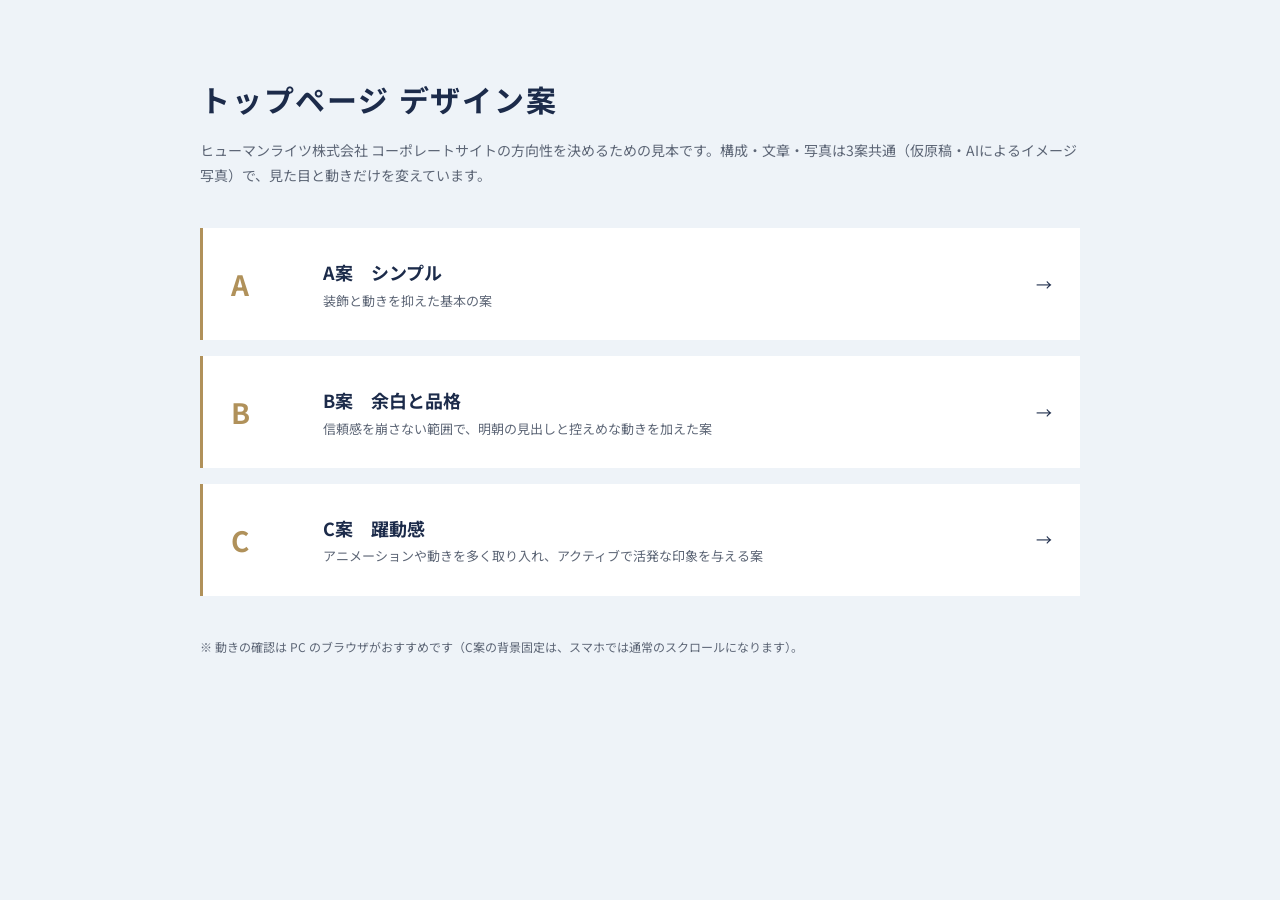
<file: index.html>
<!DOCTYPE html>
<html lang="ja">
<head>
<meta charset="UTF-8">
<meta name="viewport" content="width=device-width, initial-scale=1">
<meta name="robots" content="noindex, nofollow">
<title>トップページ デザイン案｜ヒューマンライツ株式会社（デザイン確認用）</title>
<link rel="preconnect" href="https://fonts.googleapis.com">
<link rel="preconnect" href="https://fonts.gstatic.com" crossorigin>
<link href="https://fonts.googleapis.com/css2?family=Noto+Sans+JP:wght@400;700&display=swap" rel="stylesheet">
<style>
  :root { --navy: #1c2b4a; --gold: #b0915a; --line: #d8dfe8; --sub: #5d6676; }
  * { box-sizing: border-box; }
  body { margin: 0; font-family: "Noto Sans JP", sans-serif; color: #232a36; background: #eef3f8; line-height: 1.8; }
  main { width: min(100% - 32px, 880px); margin: 0 auto; padding: 72px 0; }
  h1 { margin: 0; font-size: clamp(22px, 4vw, 30px); color: var(--navy); letter-spacing: .06em; }
  .lead { margin: 12px 0 40px; font-size: 14px; color: var(--sub); }
  ul { list-style: none; margin: 0; padding: 0; display: grid; gap: 16px; }
  a { display: grid; grid-template-columns: 72px 1fr auto; align-items: center; gap: 20px; padding: 28px 28px; background: #fff; border-left: 3px solid var(--gold); text-decoration: none; color: inherit; transition: transform .3s; }
  a:hover { transform: translateX(6px); }
  .tag { font-size: 28px; font-weight: 700; color: var(--gold); }
  .name { font-weight: 700; font-size: 18px; color: var(--navy); }
  .desc { display: block; font-size: 13px; color: var(--sub); }
  .arrow { color: var(--navy); }
  .note { margin-top: 40px; font-size: 12px; color: var(--sub); }
  @media (max-width: 599px) { a { grid-template-columns: 48px 1fr; padding: 22px 20px; } .arrow { display: none; } }
</style>
</head>
<body>
<main>
  <h1>トップページ デザイン案</h1>
  <p class="lead">ヒューマンライツ株式会社 コーポレートサイトの方向性を決めるための見本です。構成・文章・写真は3案共通（仮原稿・AIによるイメージ写真）で、見た目と動きだけを変えています。</p>
  <ul>
    <li><a href="https://hrgroup.e-adeliae-2026.com/html/a/"><span class="tag">A</span><span><span class="name">A案　シンプル</span><span class="desc">装飾と動きを抑えた基本の案</span></span><span class="arrow">→</span></a></li>
    <li><a href="b/"><span class="tag">B</span><span><span class="name">B案　余白と品格</span><span class="desc">信頼感を崩さない範囲で、明朝の見出しと控えめな動きを加えた案</span></span><span class="arrow">→</span></a></li>
    <li><a href="c/"><span class="tag">C</span><span><span class="name">C案　躍動感</span><span class="desc">アニメーションや動きを多く取り入れ、アクティブで活発な印象を与える案</span></span><span class="arrow">→</span></a></li>
  </ul>
  <p class="note">※ 動きの確認は PC のブラウザがおすすめです（C案の背景固定は、スマホでは通常のスクロールになります）。</p>
</main>
</body>
</html>
</file>
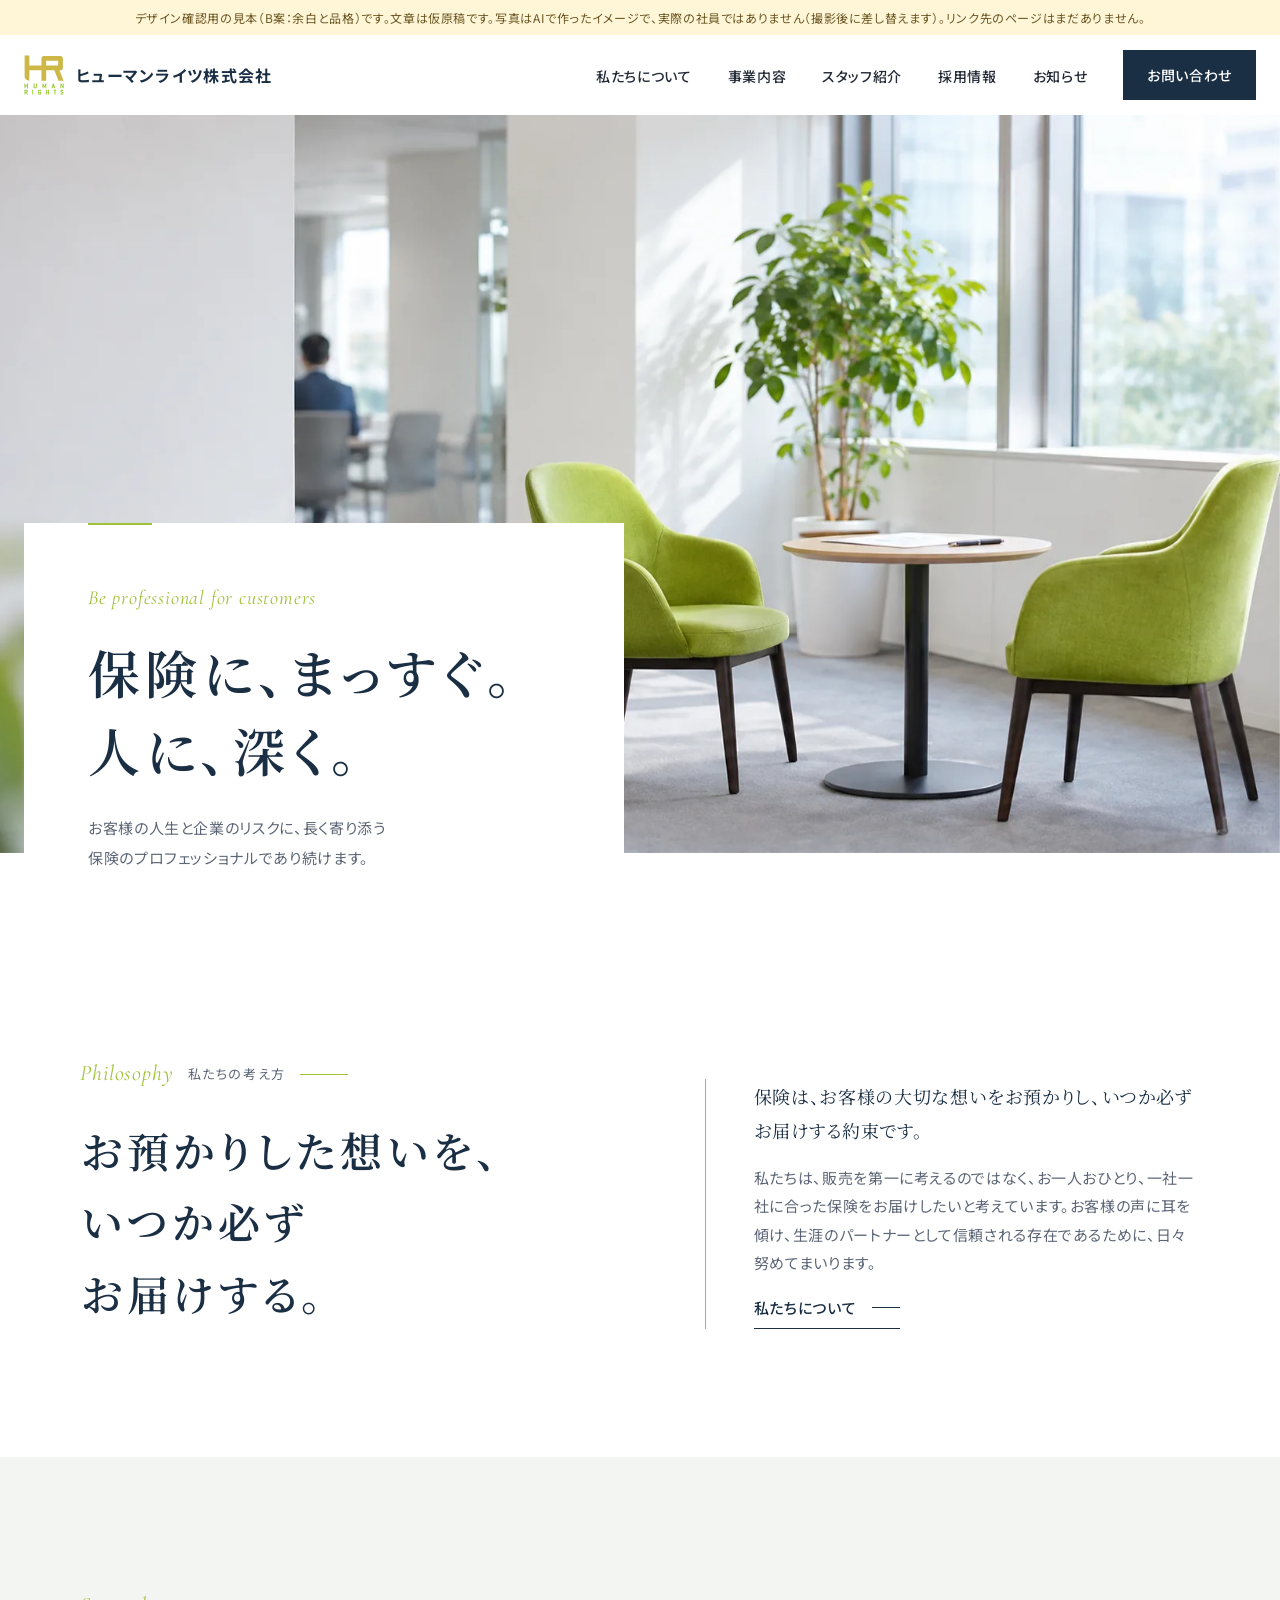
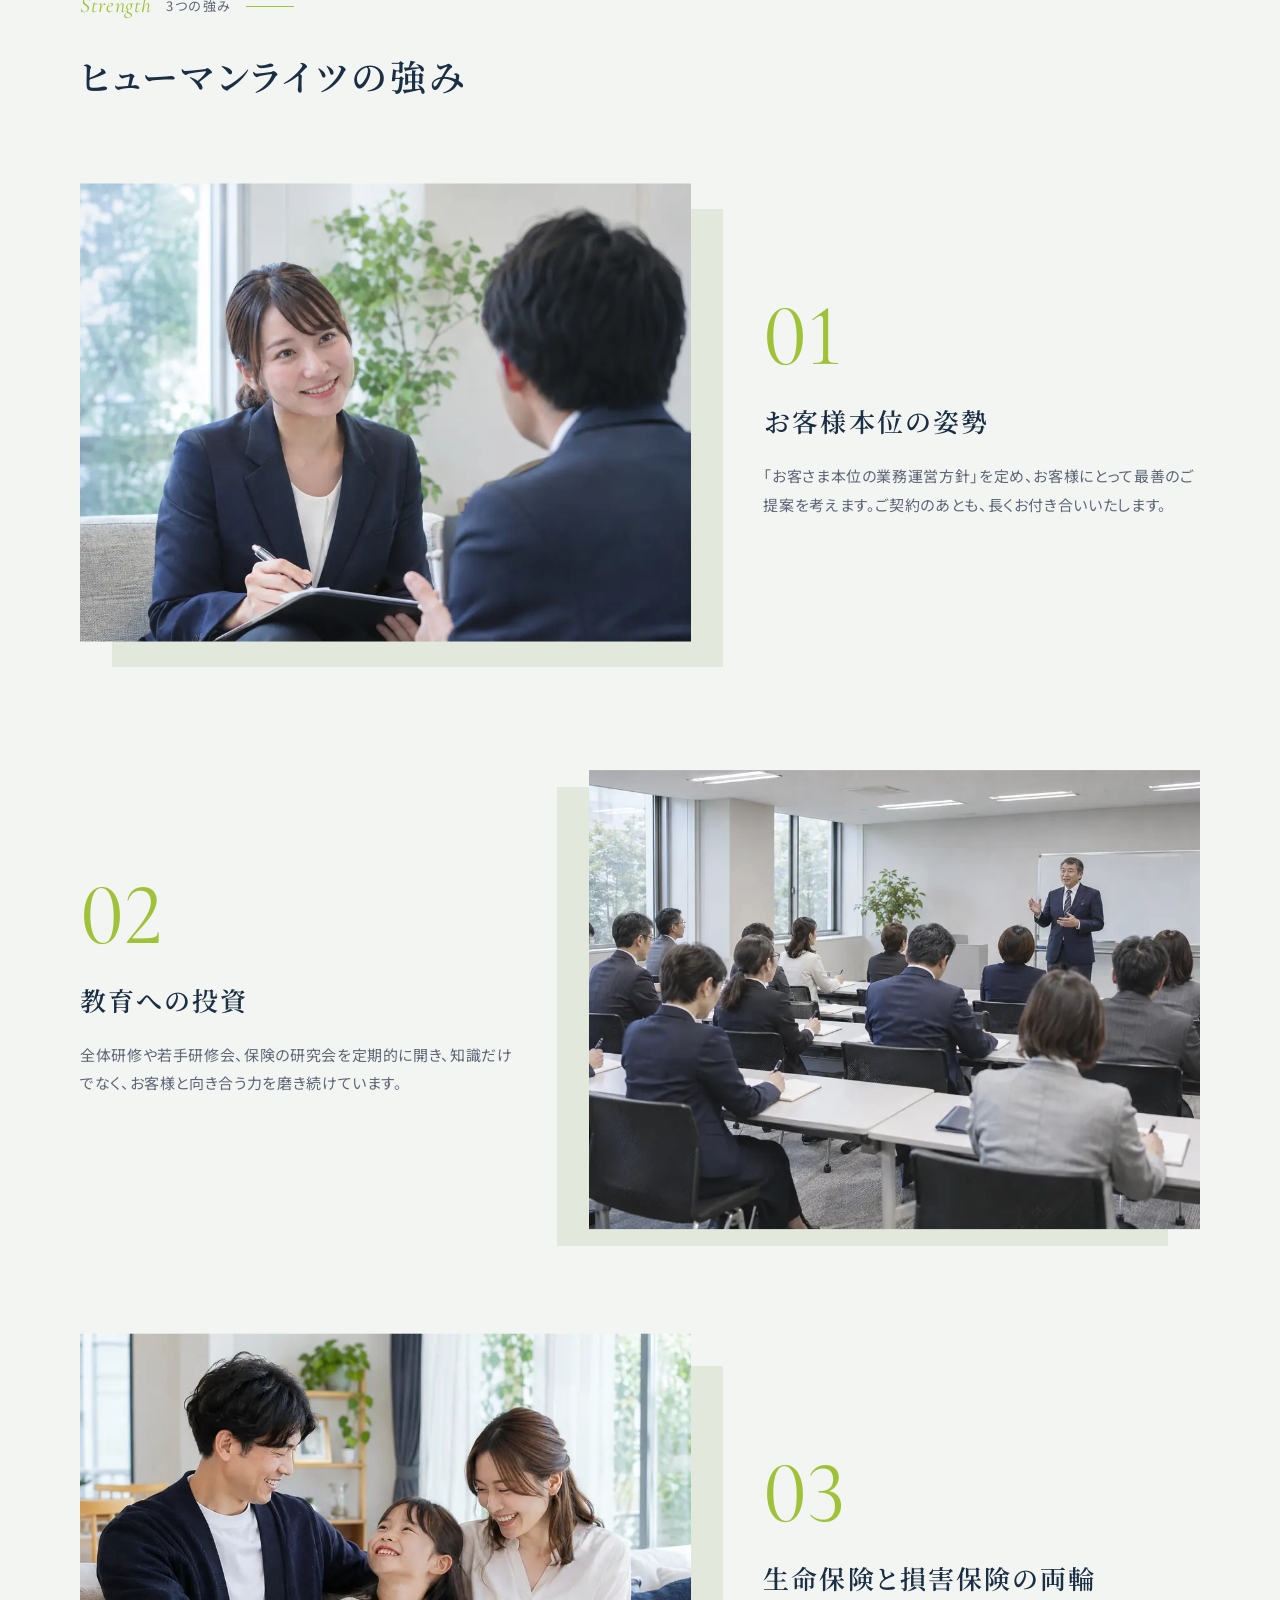
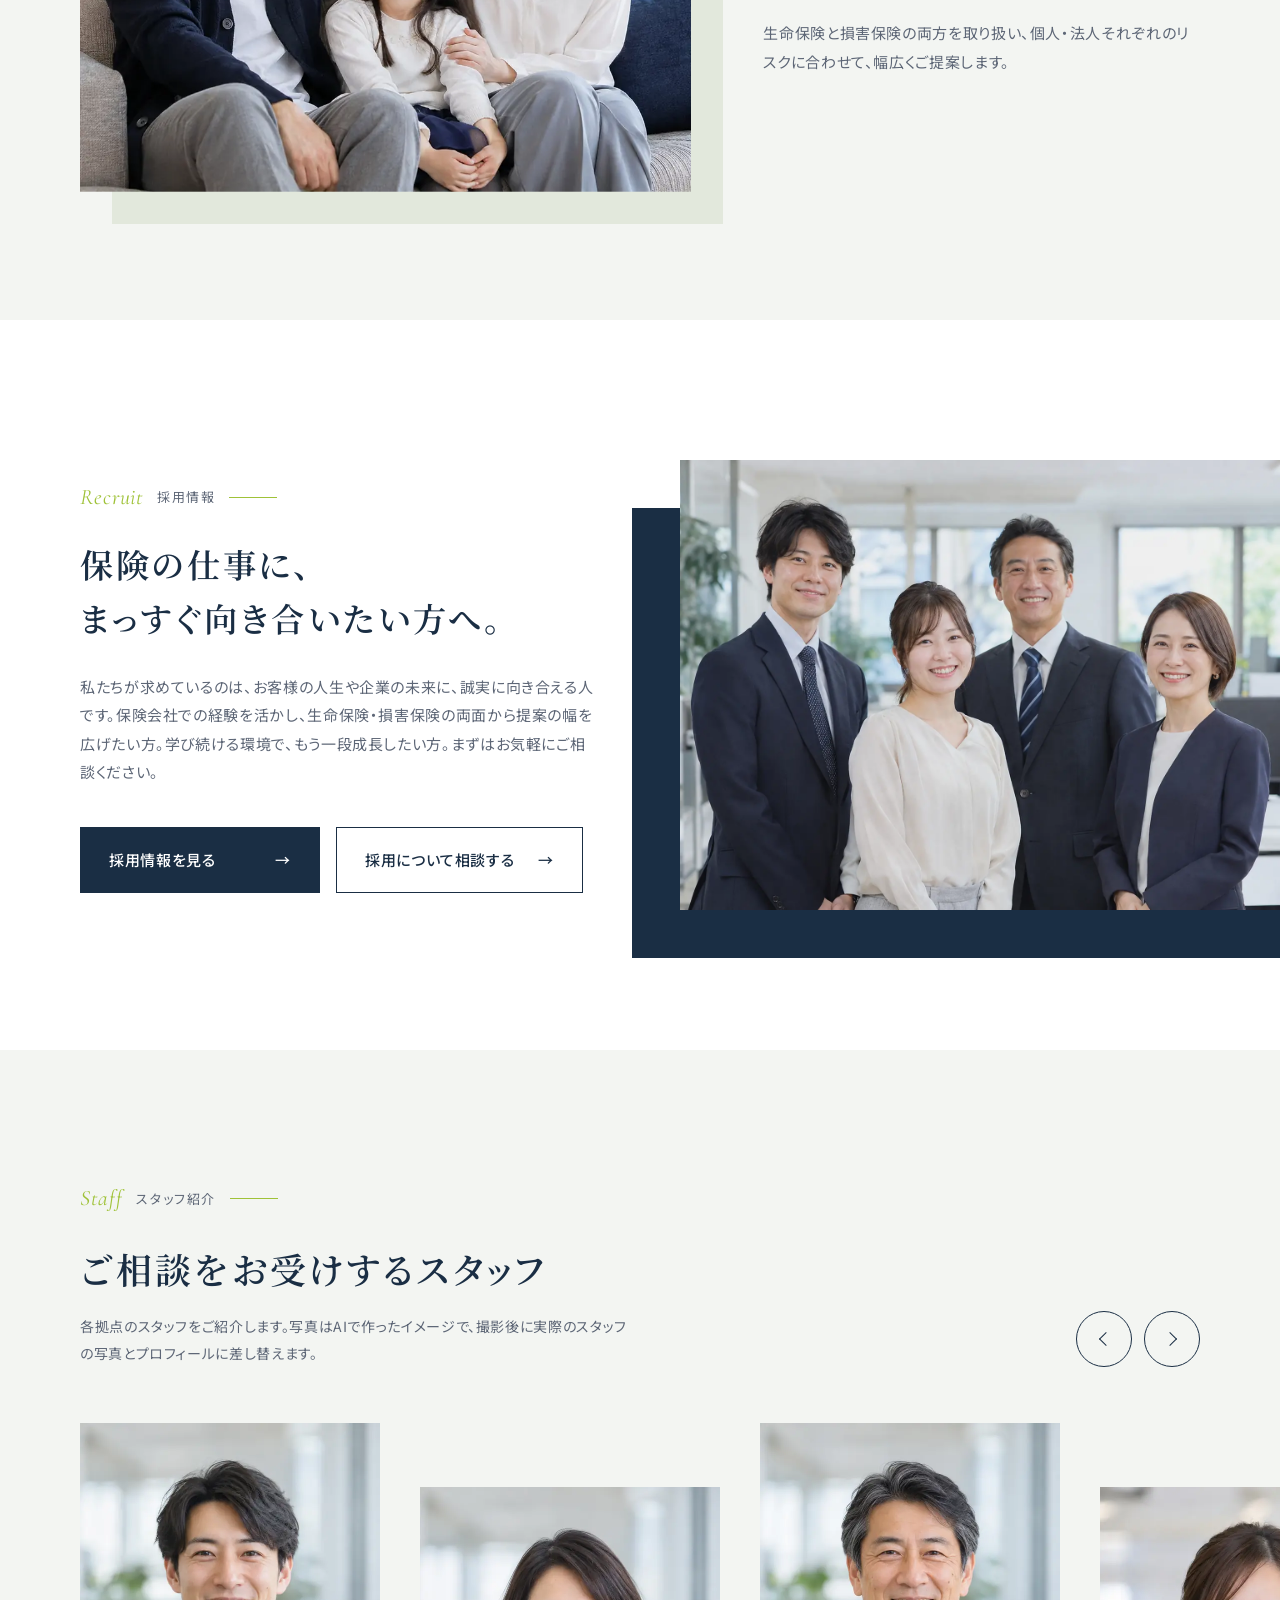
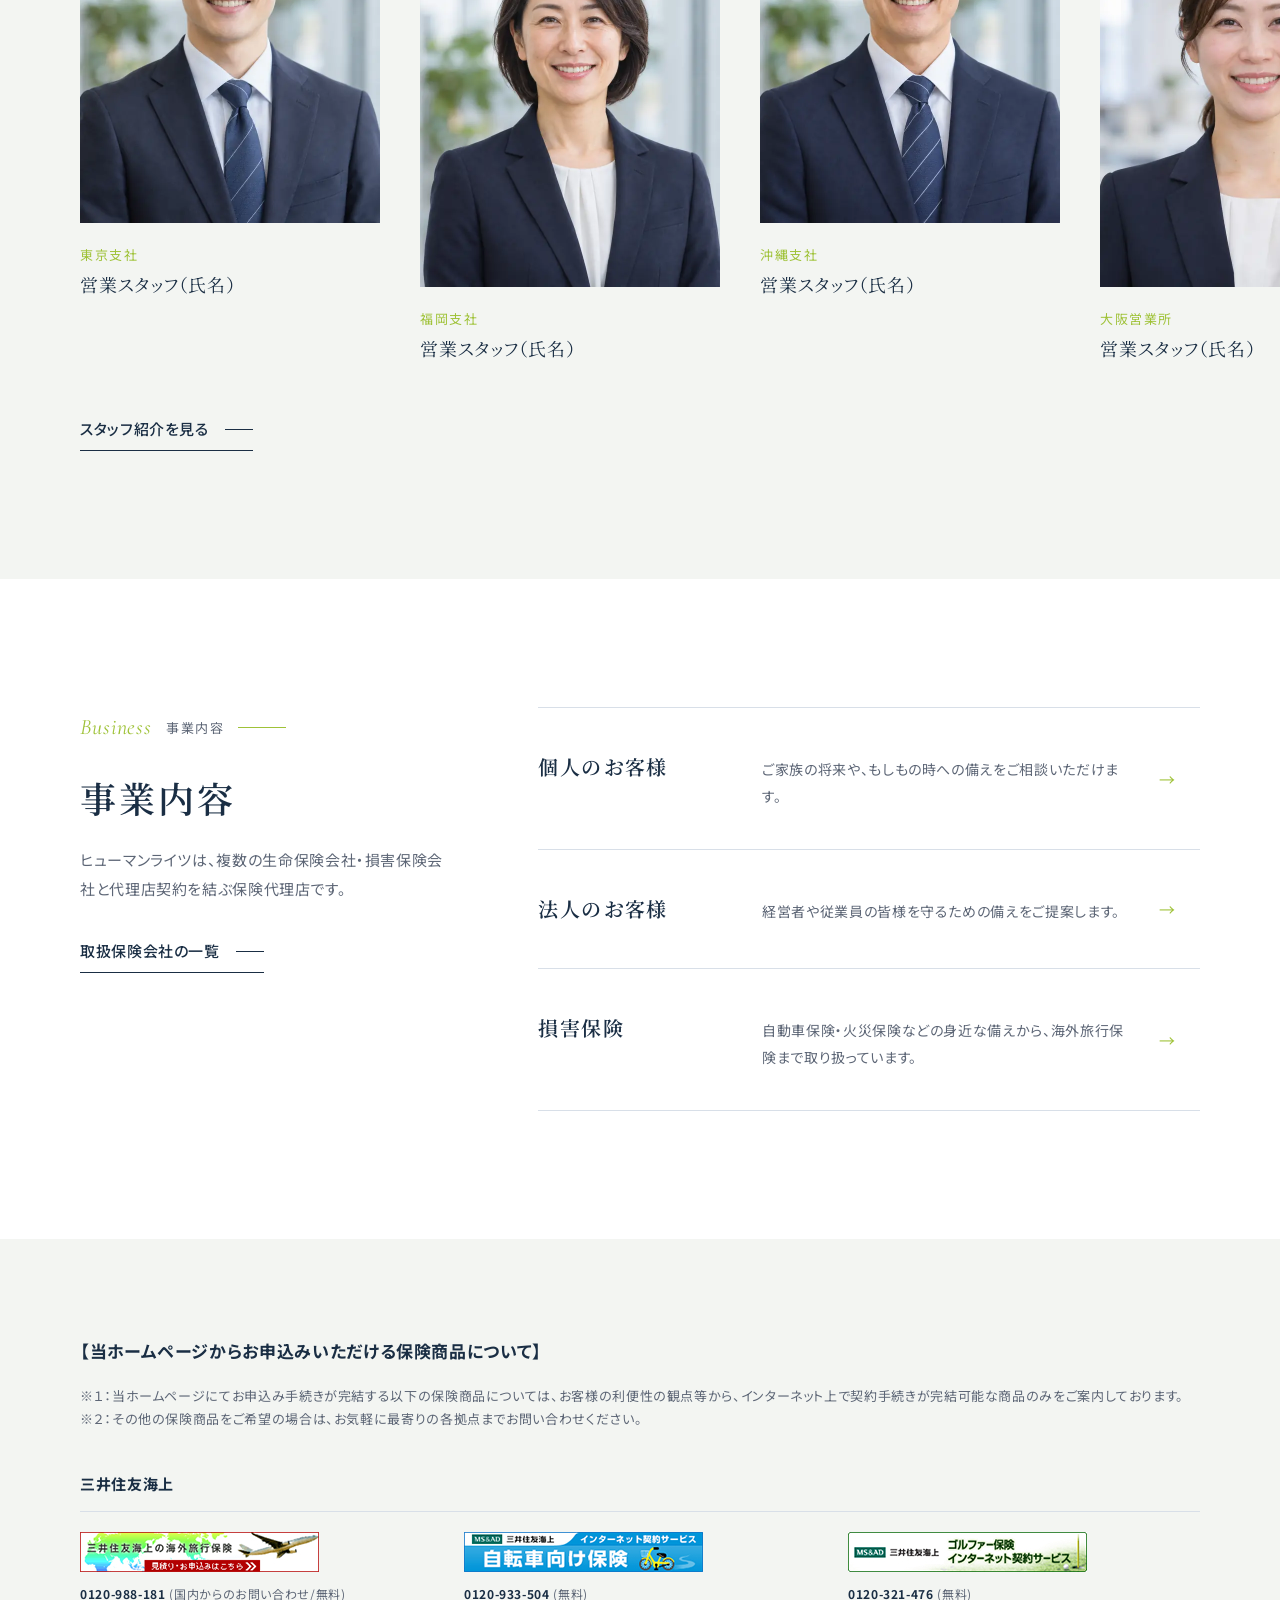
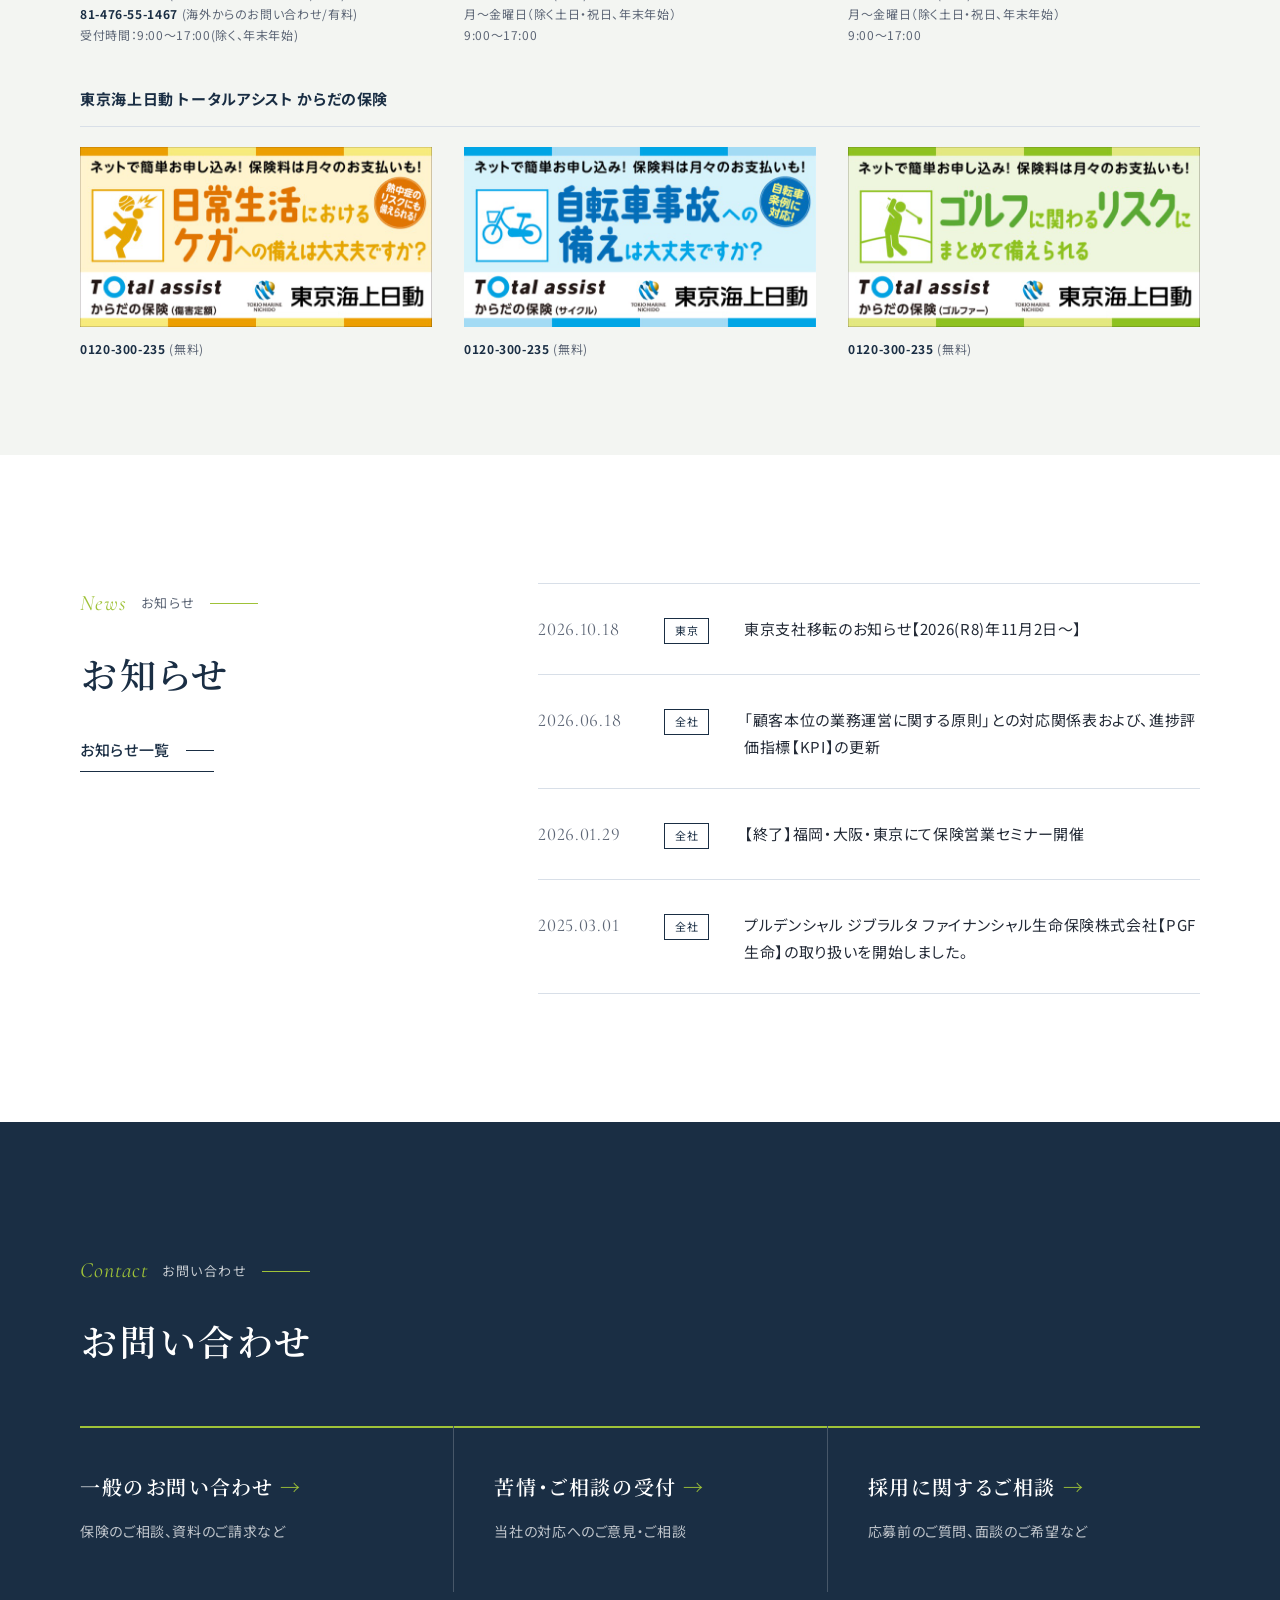
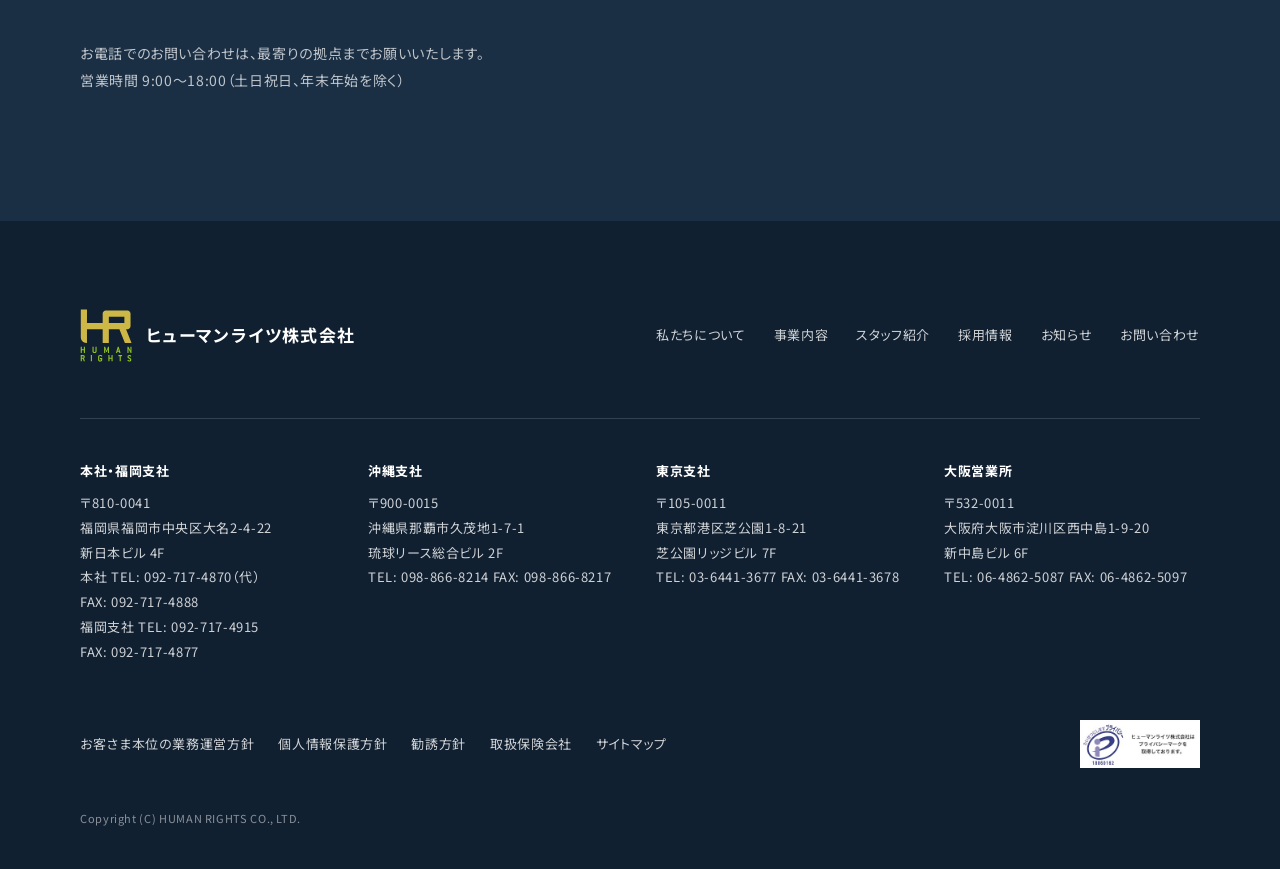
<file: b/index.html>
<!DOCTYPE html>
<html lang="ja">
<head>
<meta charset="UTF-8">
<meta name="viewport" content="width=device-width, initial-scale=1">
<meta name="robots" content="noindex, nofollow">
<title>トップページ B案｜ヒューマンライツ株式会社（デザイン確認用）</title>
<meta name="description" content="ヒューマンライツ株式会社 コーポレートサイト トップページのデザイン確認用見本（B案：余白と品格）です。">
<link rel="preconnect" href="https://fonts.googleapis.com">
<link rel="preconnect" href="https://fonts.gstatic.com" crossorigin>
<link href="https://fonts.googleapis.com/css2?family=Cormorant+Garamond:ital,wght@0,500;1,500&family=Noto+Sans+JP:wght@400;500;700&family=Noto+Serif+JP:wght@500;600&display=swap" rel="stylesheet">
<link rel="stylesheet" href="style.css">
</head>
<body>

<p class="mock-note">デザイン確認用の見本（B案：余白と品格）です。文章は仮原稿です。写真はAIで作ったイメージで、実際の社員ではありません（撮影後に差し替えます）。リンク先のページはまだありません。</p>

<header class="site-header">
  <div class="header-inner">
    <a class="site-logo" href="#">
      <img src="img/logo-mark.svg" alt="" width="40" height="40">
      <span>ヒューマンライツ株式会社</span>
    </a>
    <button class="menu-button" type="button" aria-expanded="false" aria-controls="global-nav">
      <span class="menu-button-line" aria-hidden="true"></span>
      <span class="menu-button-text">メニュー</span>
    </button>
    <nav id="global-nav" class="global-nav" aria-label="メインメニュー">
      <ul>
        <li><a href="#">私たちについて</a></li>
        <li><a href="#">事業内容</a></li>
        <li><a href="#">スタッフ紹介</a></li>
        <li><a href="#">採用情報</a></li>
        <li><a href="#">お知らせ</a></li>
        <li class="nav-contact"><a href="#contact">お問い合わせ</a></li>
      </ul>
    </nav>
  </div>
</header>

<main>

  <section class="hero" aria-labelledby="hero-title">
    <div class="hero-photo"><img src="img/b-hero.webp" alt="窓から光が入る明るい相談スペース（イメージ）" width="1672" height="941" fetchpriority="high"></div>
    <div class="hero-panel">
      <p class="hero-slogan">Be professional for customers</p>
      <h1 id="hero-title" class="hero-title"><span>保険に、まっすぐ。</span><span>人に、深く。</span></h1>
      <p class="hero-lead">お客様の人生と企業のリスクに、長く寄り添う<br class="pc-only">保険のプロフェッショナルであり続けます。</p>
    </div>
  </section>

  <section class="section philosophy" aria-labelledby="philosophy-title">
    <div class="container philosophy-inner">
      <div class="philosophy-head" data-fade>
        <p class="label"><span class="label-en">Philosophy</span>私たちの考え方</p>
        <h2 id="philosophy-title" class="philosophy-title"><span>お預かりした想いを、</span><span>いつか必ず</span><span>お届けする。</span></h2>
      </div>
      <div class="philosophy-body" data-fade>
        <p class="philosophy-lead">保険は、お客様の大切な想いをお預かりし、いつか必ずお届けする約束です。</p>
        <p>私たちは、販売を第一に考えるのではなく、お一人おひとり、一社一社に合った保険をお届けしたいと考えています。お客様の声に耳を傾け、生涯のパートナーとして信頼される存在であるために、日々努めてまいります。</p>
        <p class="text-link"><a href="#">私たちについて</a></p>
      </div>
    </div>
  </section>

  <section class="section strengths" aria-labelledby="strengths-title">
    <div class="container">
      <div class="section-head" data-fade>
        <p class="label"><span class="label-en">Strength</span>3つの強み</p>
        <h2 id="strengths-title" class="section-title">ヒューマンライツの強み</h2>
      </div>
      <div class="strength-list">
        <article class="strength">
          <div class="strength-photo" data-parallax><img src="img/strength-consult.webp" alt="お客様の話を聞きながらメモを取る社員（イメージ）" width="960" height="720" loading="lazy" decoding="async"></div>
          <div class="strength-text" data-fade>
            <p class="strength-num">01</p>
            <h3>お客様本位の姿勢</h3>
            <p>「お客さま本位の業務運営方針」を定め、お客様にとって最善のご提案を考えます。ご契約のあとも、長くお付き合いいたします。</p>
          </div>
        </article>
        <article class="strength">
          <div class="strength-photo" data-parallax><img src="img/strength-training.webp" alt="社内研修で講師の話を聞く社員たち（イメージ）" width="960" height="720" loading="lazy" decoding="async"></div>
          <div class="strength-text" data-fade>
            <p class="strength-num">02</p>
            <h3>教育への投資</h3>
            <p>全体研修や若手研修会、保険の研究会を定期的に開き、知識だけでなく、お客様と向き合う力を磨き続けています。</p>
          </div>
        </article>
        <article class="strength">
          <div class="strength-photo" data-parallax><img src="img/strength-family.webp" alt="笑顔で過ごす家族（イメージ）" width="960" height="720" loading="lazy" decoding="async"></div>
          <div class="strength-text" data-fade>
            <p class="strength-num">03</p>
            <h3>生命保険と<span>損害保険の両輪</span></h3>
            <p>生命保険と損害保険の両方を取り扱い、個人・法人それぞれのリスクに合わせて、幅広くご提案します。</p>
          </div>
        </article>
      </div>
    </div>
  </section>

  <section class="recruit" aria-labelledby="recruit-title">
    <div class="container recruit-inner">
      <div class="recruit-text" data-fade>
        <p class="label"><span class="label-en">Recruit</span>採用情報</p>
        <h2 id="recruit-title" class="recruit-title"><span>保険の仕事に、</span><span>まっすぐ向き合いたい方へ。</span></h2>
        <p>私たちが求めているのは、お客様の人生や企業の未来に、誠実に向き合える人です。保険会社での経験を活かし、生命保険・損害保険の両面から提案の幅を広げたい方。学び続ける環境で、もう一段成長したい方。まずはお気軽にご相談ください。</p>
        <div class="button-row">
          <a class="button button-primary" href="#">採用情報を見る</a>
          <a class="button button-outline" href="#">採用について相談する</a>
        </div>
      </div>
      <div class="recruit-photo" data-fade><img src="img/recruit-team.webp" alt="並んで立つ社員たち（イメージ）" width="1440" height="1080" loading="lazy" decoding="async"></div>
    </div>
  </section>

  <section class="section staff" aria-labelledby="staff-title">
    <div class="container">
      <div class="staff-head" data-fade>
        <div>
          <p class="label"><span class="label-en">Staff</span>スタッフ紹介</p>
          <h2 id="staff-title" class="section-title">ご相談をお受けするスタッフ</h2>
          <p class="staff-note">各拠点のスタッフをご紹介します。写真はAIで作ったイメージで、撮影後に実際のスタッフの写真とプロフィールに差し替えます。</p>
        </div>
        <div class="staff-nav" aria-label="スタッフの送り操作">
          <button class="staff-prev" type="button" aria-label="前のスタッフへ"></button>
          <button class="staff-next" type="button" aria-label="次のスタッフへ"></button>
        </div>
      </div>
    </div>
    <ul class="staff-list" data-fade>
      <li class="staff-card">
        <div class="staff-photo"><img src="img/staff-01.webp" alt="東京支社の営業スタッフ（イメージ）" width="600" height="800" loading="lazy" decoding="async"></div>
        <p class="staff-office">東京支社</p>
        <p class="staff-name">営業スタッフ（氏名）</p>
      </li>
      <li class="staff-card">
        <div class="staff-photo"><img src="img/staff-02.webp" alt="福岡支社の営業スタッフ（イメージ）" width="600" height="800" loading="lazy" decoding="async"></div>
        <p class="staff-office">福岡支社</p>
        <p class="staff-name">営業スタッフ（氏名）</p>
      </li>
      <li class="staff-card">
        <div class="staff-photo"><img src="img/staff-03.webp" alt="沖縄支社の営業スタッフ（イメージ）" width="600" height="800" loading="lazy" decoding="async"></div>
        <p class="staff-office">沖縄支社</p>
        <p class="staff-name">営業スタッフ（氏名）</p>
      </li>
      <li class="staff-card">
        <div class="staff-photo"><img src="img/staff-04.webp" alt="大阪営業所の営業スタッフ（イメージ）" width="600" height="800" loading="lazy" decoding="async"></div>
        <p class="staff-office">大阪営業所</p>
        <p class="staff-name">営業スタッフ（氏名）</p>
      </li>
    </ul>
    <div class="container">
      <p class="text-link"><a href="#">スタッフ紹介を見る</a></p>
    </div>
  </section>

  <section class="section business" aria-labelledby="business-title">
    <div class="container business-inner">
      <div class="business-head" data-fade>
        <p class="label"><span class="label-en">Business</span>事業内容</p>
        <h2 id="business-title" class="section-title">事業内容</h2>
        <p class="business-lead">ヒューマンライツは、複数の生命保険会社・損害保険会社と代理店契約を結ぶ保険代理店です。</p>
        <p class="text-link"><a href="#">取扱保険会社の一覧</a></p>
      </div>
      <ul class="business-list" data-fade>
        <li><a href="#"><span class="business-name">個人のお客様</span><span class="business-text">ご家族の将来や、もしもの時への備えをご相談いただけます。</span></a></li>
        <li><a href="#"><span class="business-name">法人のお客様</span><span class="business-text">経営者や従業員の皆様を守るための備えをご提案します。</span></a></li>
        <li><a href="#"><span class="business-name">損害保険</span><span class="business-text">自動車保険・火災保険などの身近な備えから、海外旅行保険まで取り扱っています。</span></a></li>
      </ul>
    </div>
  </section>

  <section class="section online" aria-labelledby="online-title">
    <div class="container">
      <h2 id="online-title" class="online-title">【当ホームページからお申込みいただける保険商品について】</h2>
      <div class="online-note">
        <p>※１：当ホームページにてお申込み手続きが完結する以下の保険商品については、お客様の利便性の観点等から、インターネット上で契約手続きが完結可能な商品のみをご案内しております。</p>
        <p>※２：その他の保険商品をご希望の場合は、お気軽に最寄りの各拠点までお問い合わせください。</p>
      </div>
      <div class="online-group">
        <h3>三井住友海上</h3>
        <ul class="online-list online-list-mitsui">
          <li><a target="_blank" rel="noopener noreferrer" href="https://www.hrgroup.jp/jump/index_abroad.html"><img src="img/bnr_mitsui_1.jpg" alt="三井住友海上 特定手続用海外旅行保険" width="239" height="40"></a>
            <p><a class="tel" href="tel:0120-988-181">0120-988-181</a> (国内からのお問い合わせ/無料)<br><a class="tel" href="tel:+81-476-55-1467">81-476-55-1467</a> (海外からのお問い合わせ/有料)<br>受付時間：9:00～17:00(除く、年末年始)</p></li>
          <li><a target="_blank" rel="noopener noreferrer" href="https://www.hrgroup.jp/jump/bicycle.html"><img src="img/bnr_mitsui_3.jpg" alt="三井住友海上 自転車向け保険" width="239" height="40"></a>
            <p><a class="tel" href="tel:0120-933-504">0120-933-504</a> (無料)<br>月～金曜日（除く土日・祝日、年末年始）<br>9:00～17:00</p></li>
          <li><a target="_blank" rel="noopener noreferrer" href="https://www.hrgroup.jp/jump/index_golfer.htm"><img src="img/bnr_mitsui_4.jpg" alt="三井住友海上 ゴルファー保険インターネット契約サービス" width="239" height="40"></a>
            <p><a class="tel" href="tel:0120-321-476">0120-321-476</a> (無料)<br>月～金曜日（除く土日・祝日、年末年始）<br>9:00～17:00</p></li>
        </ul>
      </div>
      <div class="online-group">
        <h3>東京海上日動 トータルアシスト からだの保険</h3>
        <ul class="online-list online-list-tokai">
          <li><a target="_blank" rel="noopener noreferrer" href="https://ezoo.jp/karada-digital_wc/0544C22780T8010000000000000"><img src="img/bnr_tokai_syogai.jpg" alt="トータルアシストからだの保険【傷害定額・ケガ】" width="720" height="368" loading="lazy"></a><p><a class="tel" href="tel:0120-300-235">0120-300-235</a> (無料)</p></li>
          <li><a target="_blank" rel="noopener noreferrer" href="https://ezoo.jp/karada-digital_wc/0344C22780T8008000000000000"><img src="img/bnr_tokai_cycle.jpg" alt="トータルアシストからだの保険【サイクル・自転車】" width="720" height="368" loading="lazy"></a><p><a class="tel" href="tel:0120-300-235">0120-300-235</a> (無料)</p></li>
          <li><a target="_blank" rel="noopener noreferrer" href="https://ezoo.jp/karada-digital_wc/0444C22780T8009000000000000"><img src="img/bnr_tokai_golf.jpg" alt="トータルアシストからだの保険【ゴルファー】" width="720" height="368" loading="lazy"></a><p><a class="tel" href="tel:0120-300-235">0120-300-235</a> (無料)</p></li>
        </ul>
      </div>
    </div>
  </section>

  <section class="section news" aria-labelledby="news-title">
    <div class="container news-inner">
      <div class="news-head" data-fade>
        <p class="label"><span class="label-en">News</span>お知らせ</p>
        <h2 id="news-title" class="section-title">お知らせ</h2>
        <p class="text-link"><a href="#">お知らせ一覧</a></p>
      </div>
      <ul class="news-list" data-fade>
        <li><a href="#"><time datetime="2026-10-18">2026.10.18</time><span class="tag">東京</span><span class="news-title">東京支社移転のお知らせ【2026(R8)年11月2日～】</span></a></li>
        <li><a href="#"><time datetime="2026-06-18">2026.06.18</time><span class="tag">全社</span><span class="news-title">「顧客本位の業務運営に関する原則」との対応関係表および、進捗評価指標【KPI】の更新</span></a></li>
        <li><a href="#"><time datetime="2026-01-29">2026.01.29</time><span class="tag">全社</span><span class="news-title">【終了】福岡・大阪・東京にて保険営業セミナー開催</span></a></li>
        <li><a href="#"><time datetime="2025-03-01">2025.03.01</time><span class="tag">全社</span><span class="news-title">プルデンシャル ジブラルタ ファイナンシャル生命保険株式会社【PGF生命】の取り扱いを開始しました。</span></a></li>
      </ul>
    </div>
  </section>

  <section id="contact" class="section contact" aria-labelledby="contact-title">
    <div class="container">
      <div class="contact-head" data-fade>
        <p class="label label-light"><span class="label-en">Contact</span>お問い合わせ</p>
        <h2 id="contact-title" class="section-title">お問い合わせ</h2>
      </div>
      <ul class="contact-list" data-fade>
        <li><a href="#"><span class="contact-name">一般のお問い合わせ</span><span class="contact-text">保険のご相談、資料のご請求など</span></a></li>
        <li><a href="#"><span class="contact-name">苦情・ご相談の受付</span><span class="contact-text">当社の対応へのご意見・ご相談</span></a></li>
        <li><a href="#"><span class="contact-name">採用に関するご相談</span><span class="contact-text">応募前のご質問、面談のご希望など</span></a></li>
      </ul>
      <p class="contact-tel">お電話でのお問い合わせは、最寄りの拠点までお願いいたします。<br>営業時間 9:00～18:00（土日祝日、年末年始を除く）</p>
    </div>
  </section>

</main>

<footer class="site-footer">
  <div class="container">
    <div class="footer-top">
      <a class="footer-logo" href="#">
        <img src="img/logo-mark.svg" alt="" width="52" height="52">
        <span>ヒューマンライツ株式会社</span>
      </a>
      <ul class="footer-nav">
        <li><a href="#">私たちについて</a></li>
        <li><a href="#">事業内容</a></li>
        <li><a href="#">スタッフ紹介</a></li>
        <li><a href="#">採用情報</a></li>
        <li><a href="#">お知らせ</a></li>
        <li><a href="#contact">お問い合わせ</a></li>
      </ul>
    </div>
    <ul class="office-list">
      <li><p class="office-name">本社・福岡支社</p><p>〒810-0041<br>福岡県福岡市中央区大名2-4-22 <span class="nowrap">新日本ビル 4F</span><br>本社 <span class="nowrap">TEL: <a class="tel" href="tel:092-717-4870">092-717-4870</a>（代）</span> <span class="nowrap">FAX: 092-717-4888</span><br>福岡支社 <span class="nowrap">TEL: <a class="tel" href="tel:092-717-4915">092-717-4915</a></span> <span class="nowrap">FAX: 092-717-4877</span></p></li>
      <li><p class="office-name">沖縄支社</p><p>〒900-0015<br>沖縄県那覇市久茂地1-7-1 <span class="nowrap">琉球リース総合ビル 2F</span><br><span class="nowrap">TEL: <a class="tel" href="tel:098-866-8214">098-866-8214</a></span> <span class="nowrap">FAX: 098-866-8217</span></p></li>
      <li><p class="office-name">東京支社</p><p>〒105-0011<br>東京都港区芝公園1-8-21 <span class="nowrap">芝公園リッジビル 7F</span><br><span class="nowrap">TEL: <a class="tel" href="tel:03-6441-3677">03-6441-3677</a></span> <span class="nowrap">FAX: 03-6441-3678</span></p></li>
      <li><p class="office-name">大阪営業所</p><p>〒532-0011<br>大阪府大阪市淀川区西中島1-9-20 <span class="nowrap">新中島ビル 6F</span><br><span class="nowrap">TEL: <a class="tel" href="tel:06-4862-5087">06-4862-5087</a></span> <span class="nowrap">FAX: 06-4862-5097</span></p></li>
    </ul>
    <div class="footer-bottom">
      <ul class="policy-nav">
        <li><a href="#">お客さま本位の業務運営方針</a></li>
        <li><a href="#">個人情報保護方針</a></li>
        <li><a href="#">勧誘方針</a></li>
        <li><a href="#">取扱保険会社</a></li>
        <li><a href="#">サイトマップ</a></li>
      </ul>
      <a class="pmark" target="_blank" rel="noopener noreferrer" href="https://privacymark.jp/"><img src="img/privacymark.jpg" alt="ヒューマンライツ株式会社はプライバシーマークを取得しております。" width="148" height="59"></a>
    </div>
    <p class="copyright">Copyright (C) HUMAN RIGHTS CO., LTD.</p>
  </div>
</footer>

<script src="script.js"></script>
</body>
</html>
</file>
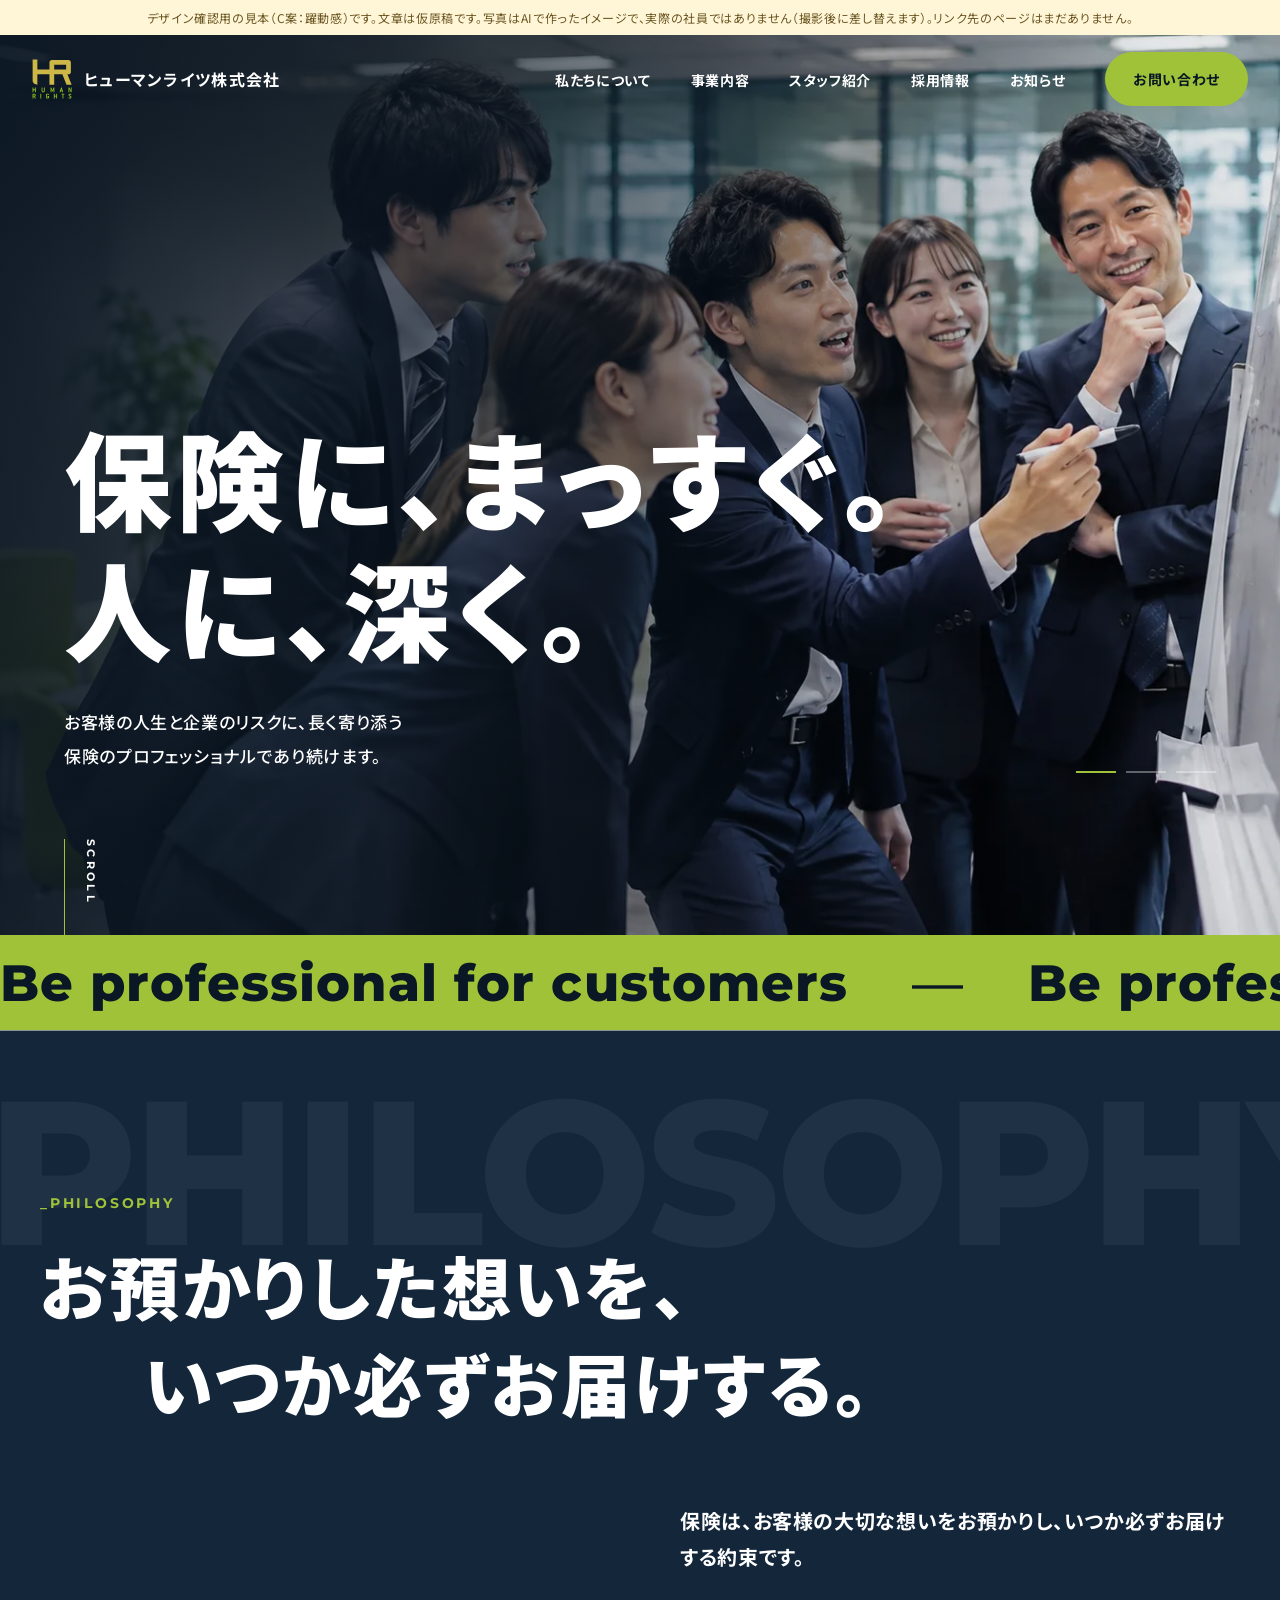
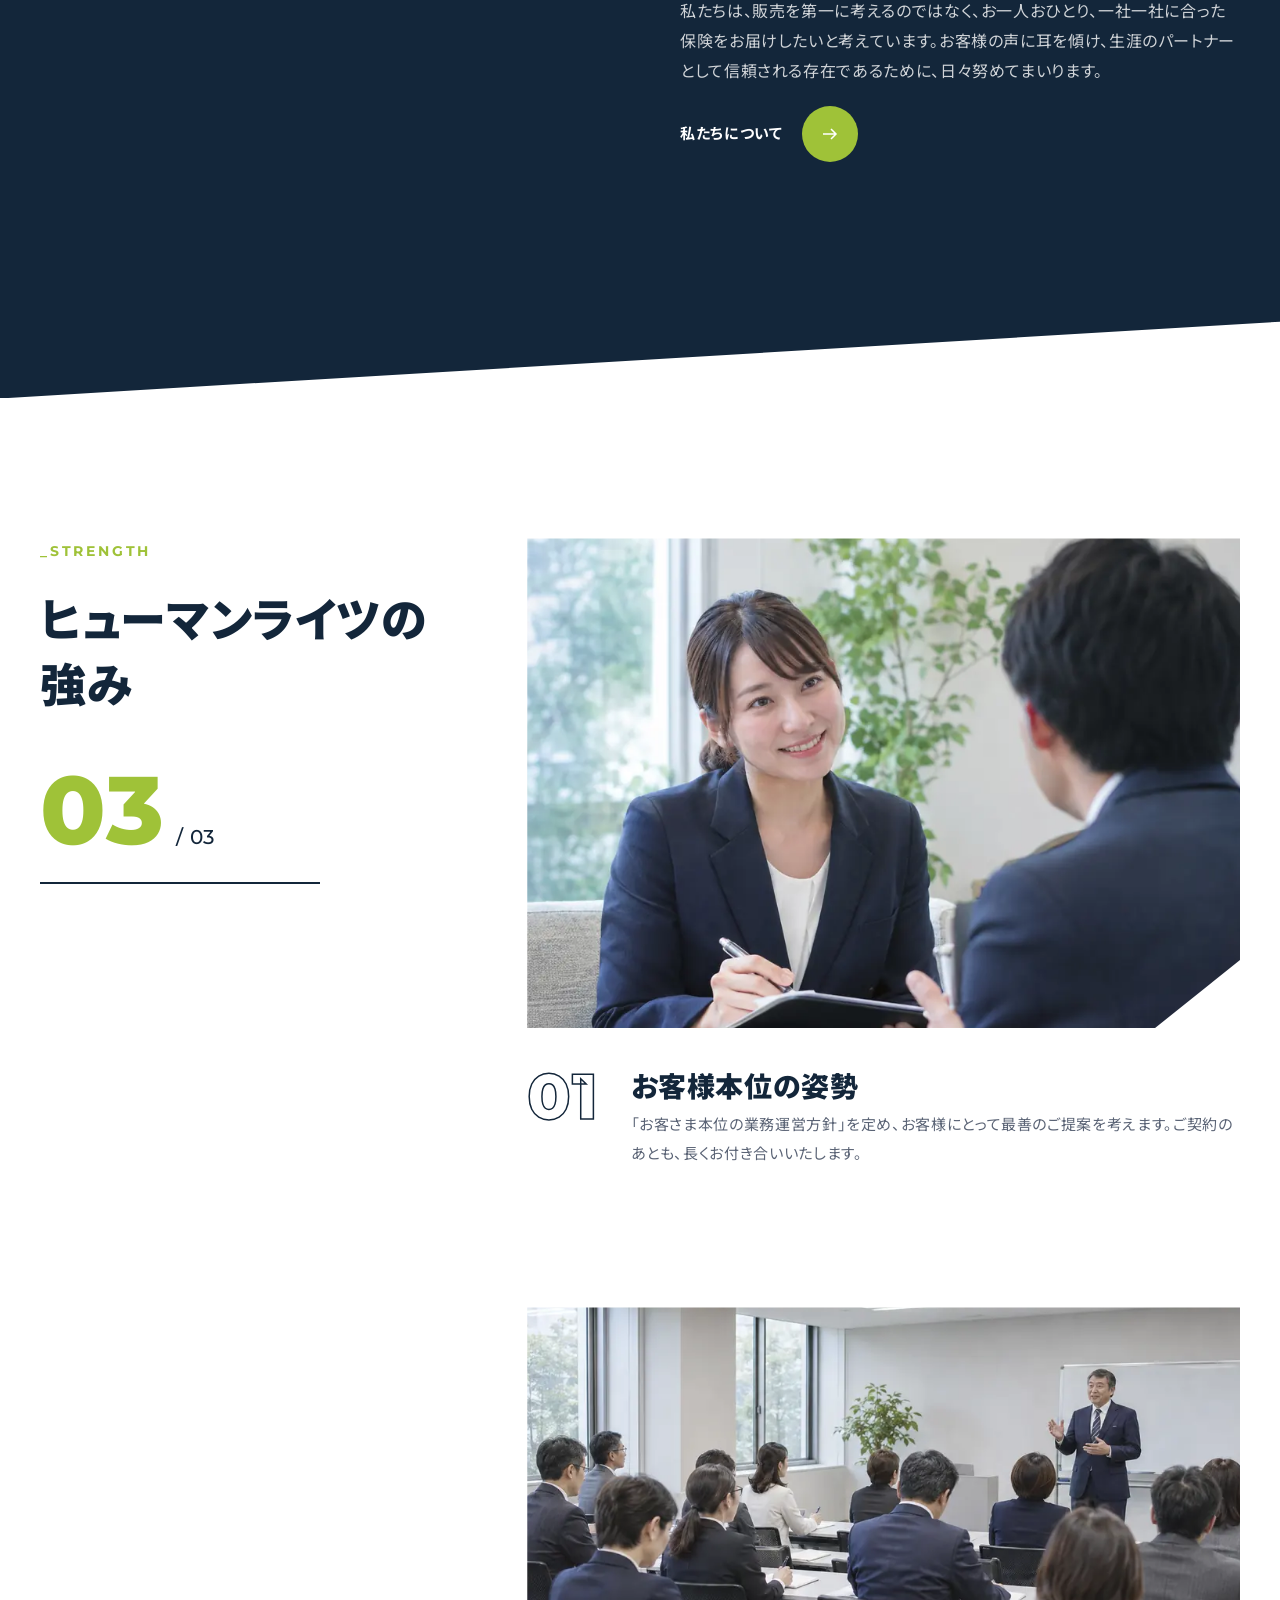
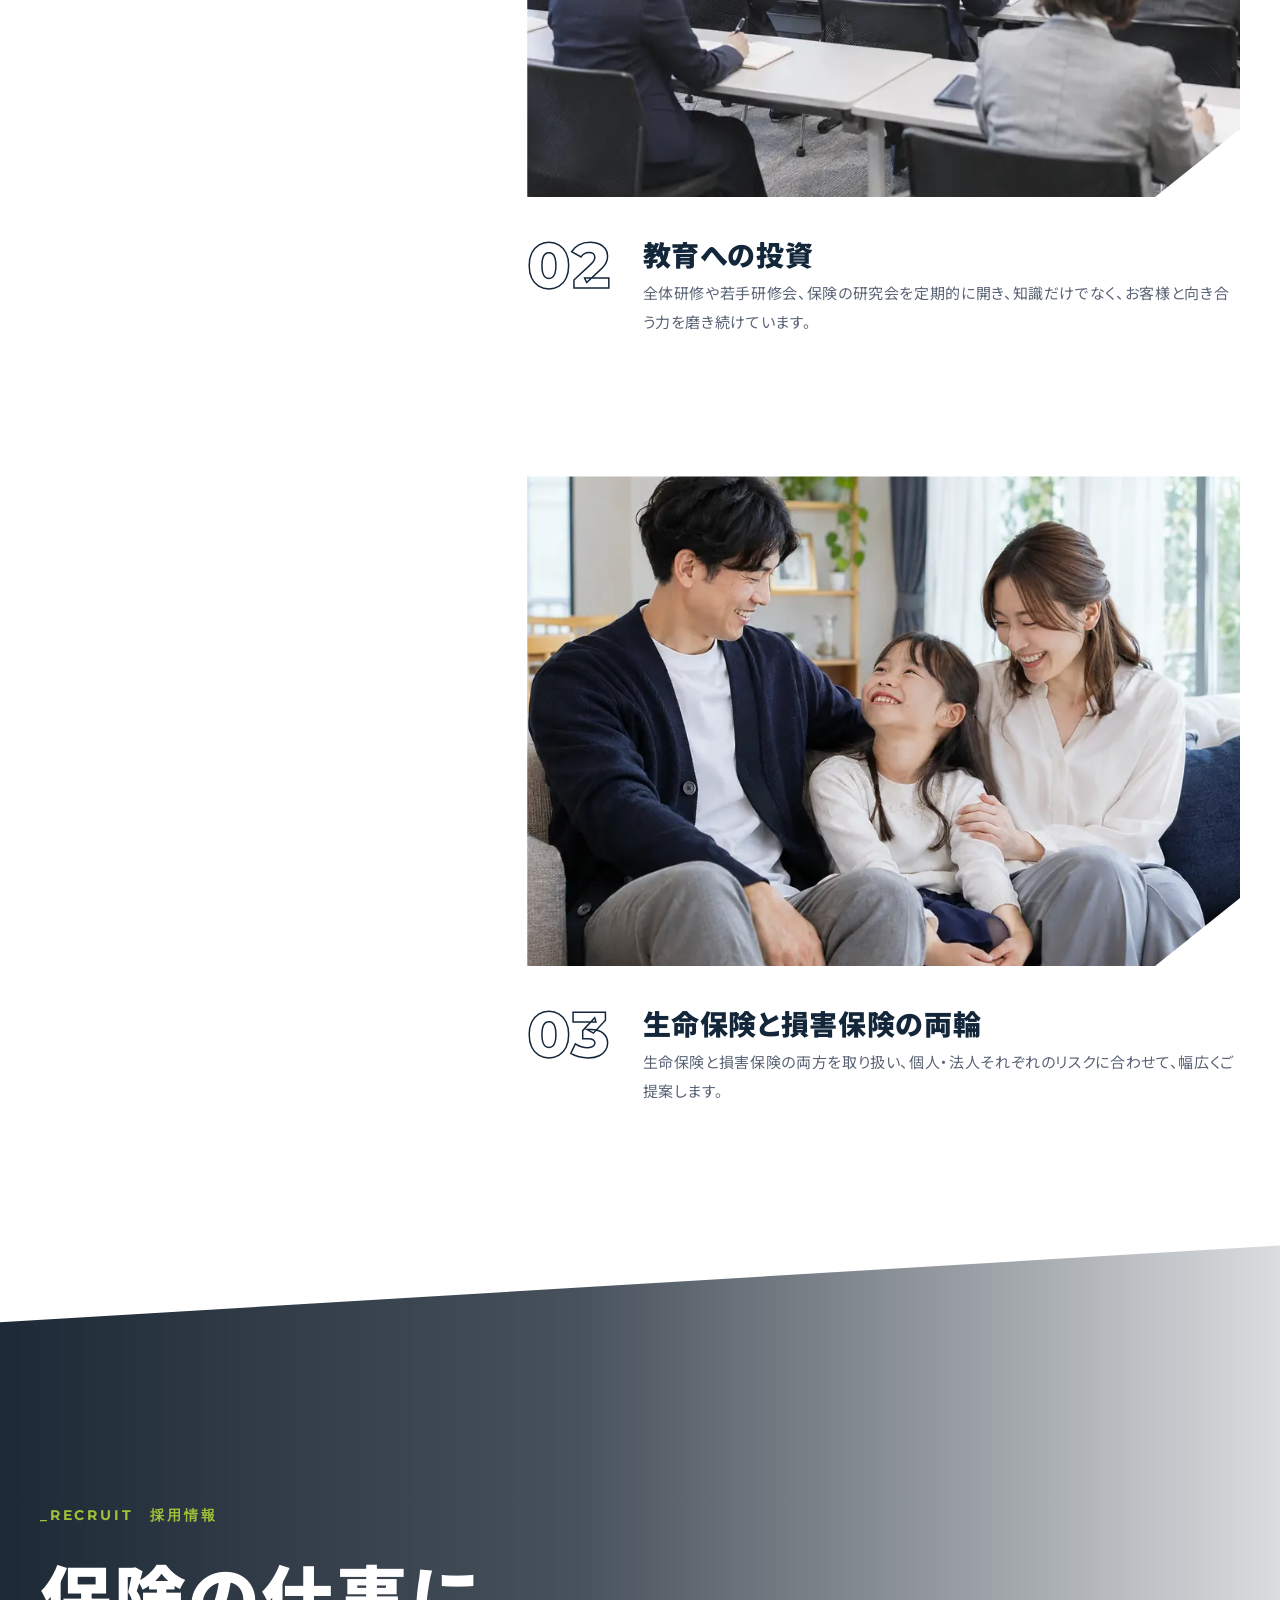
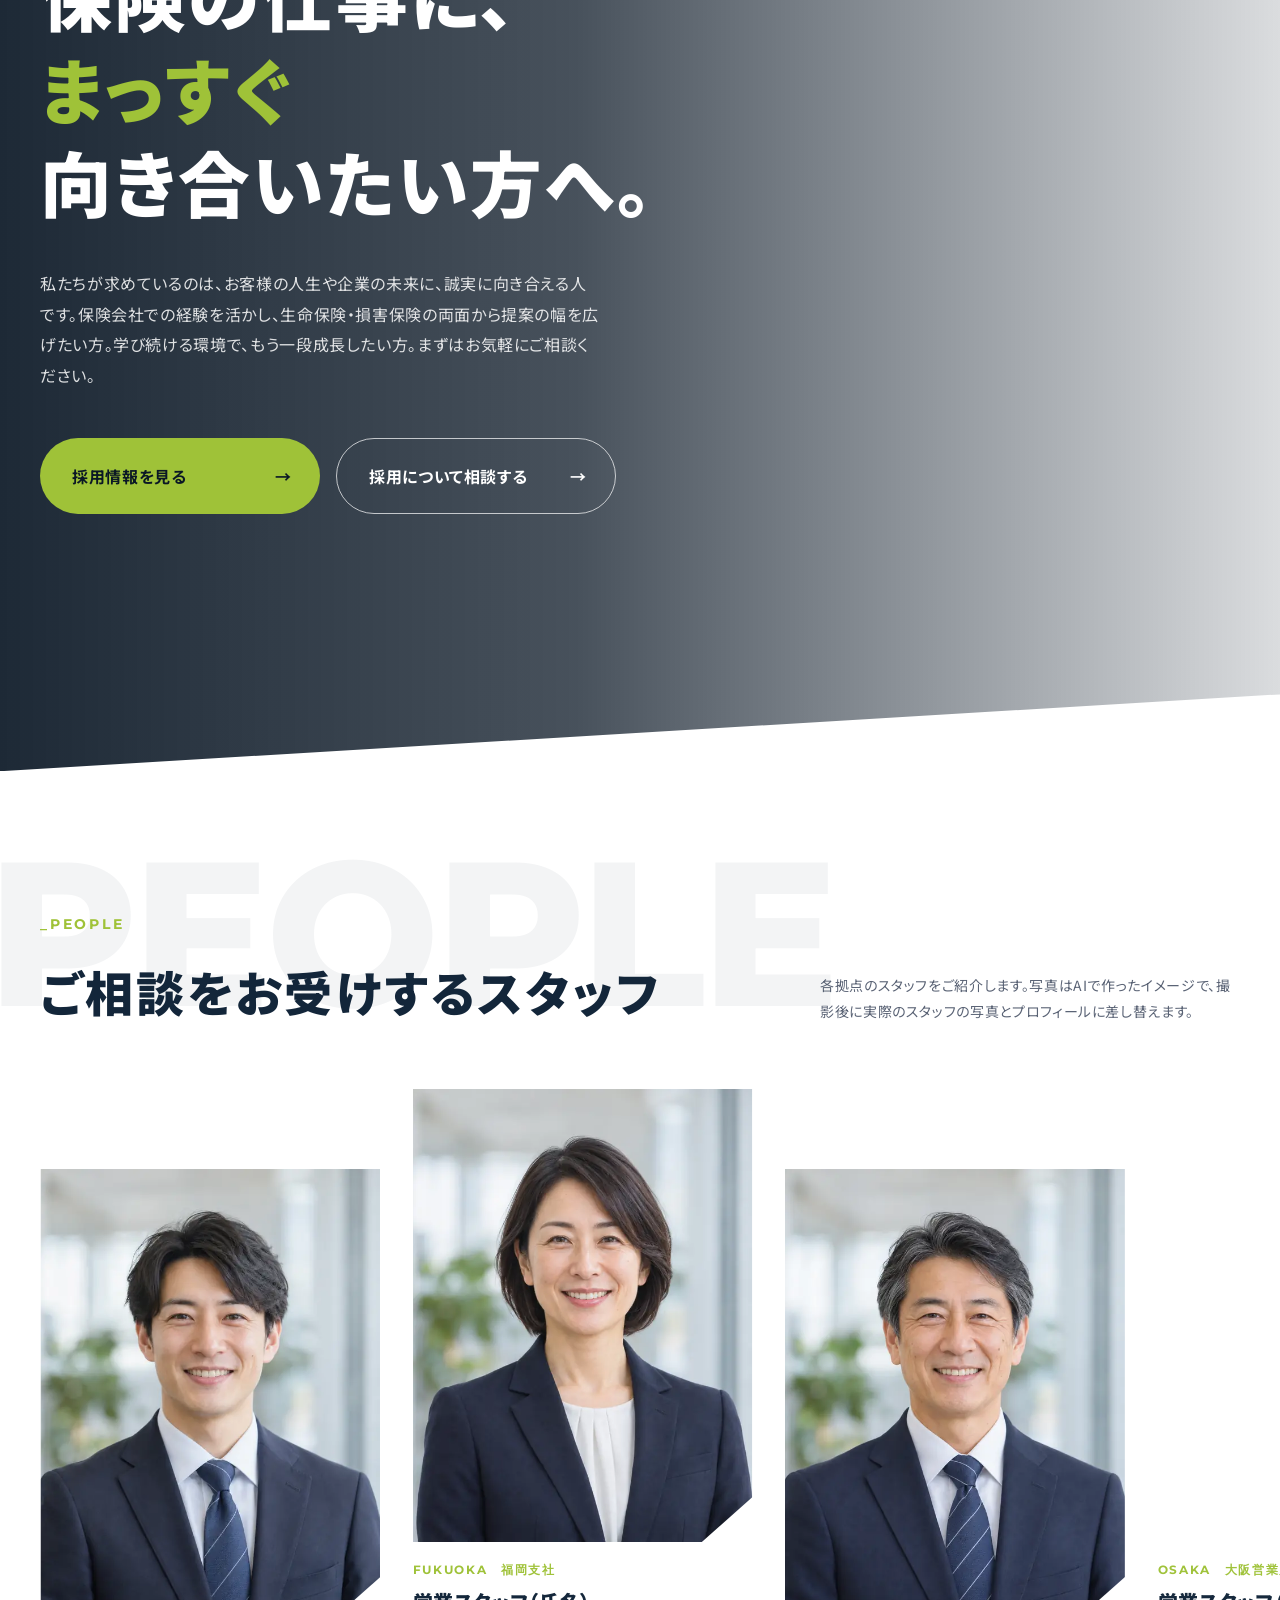
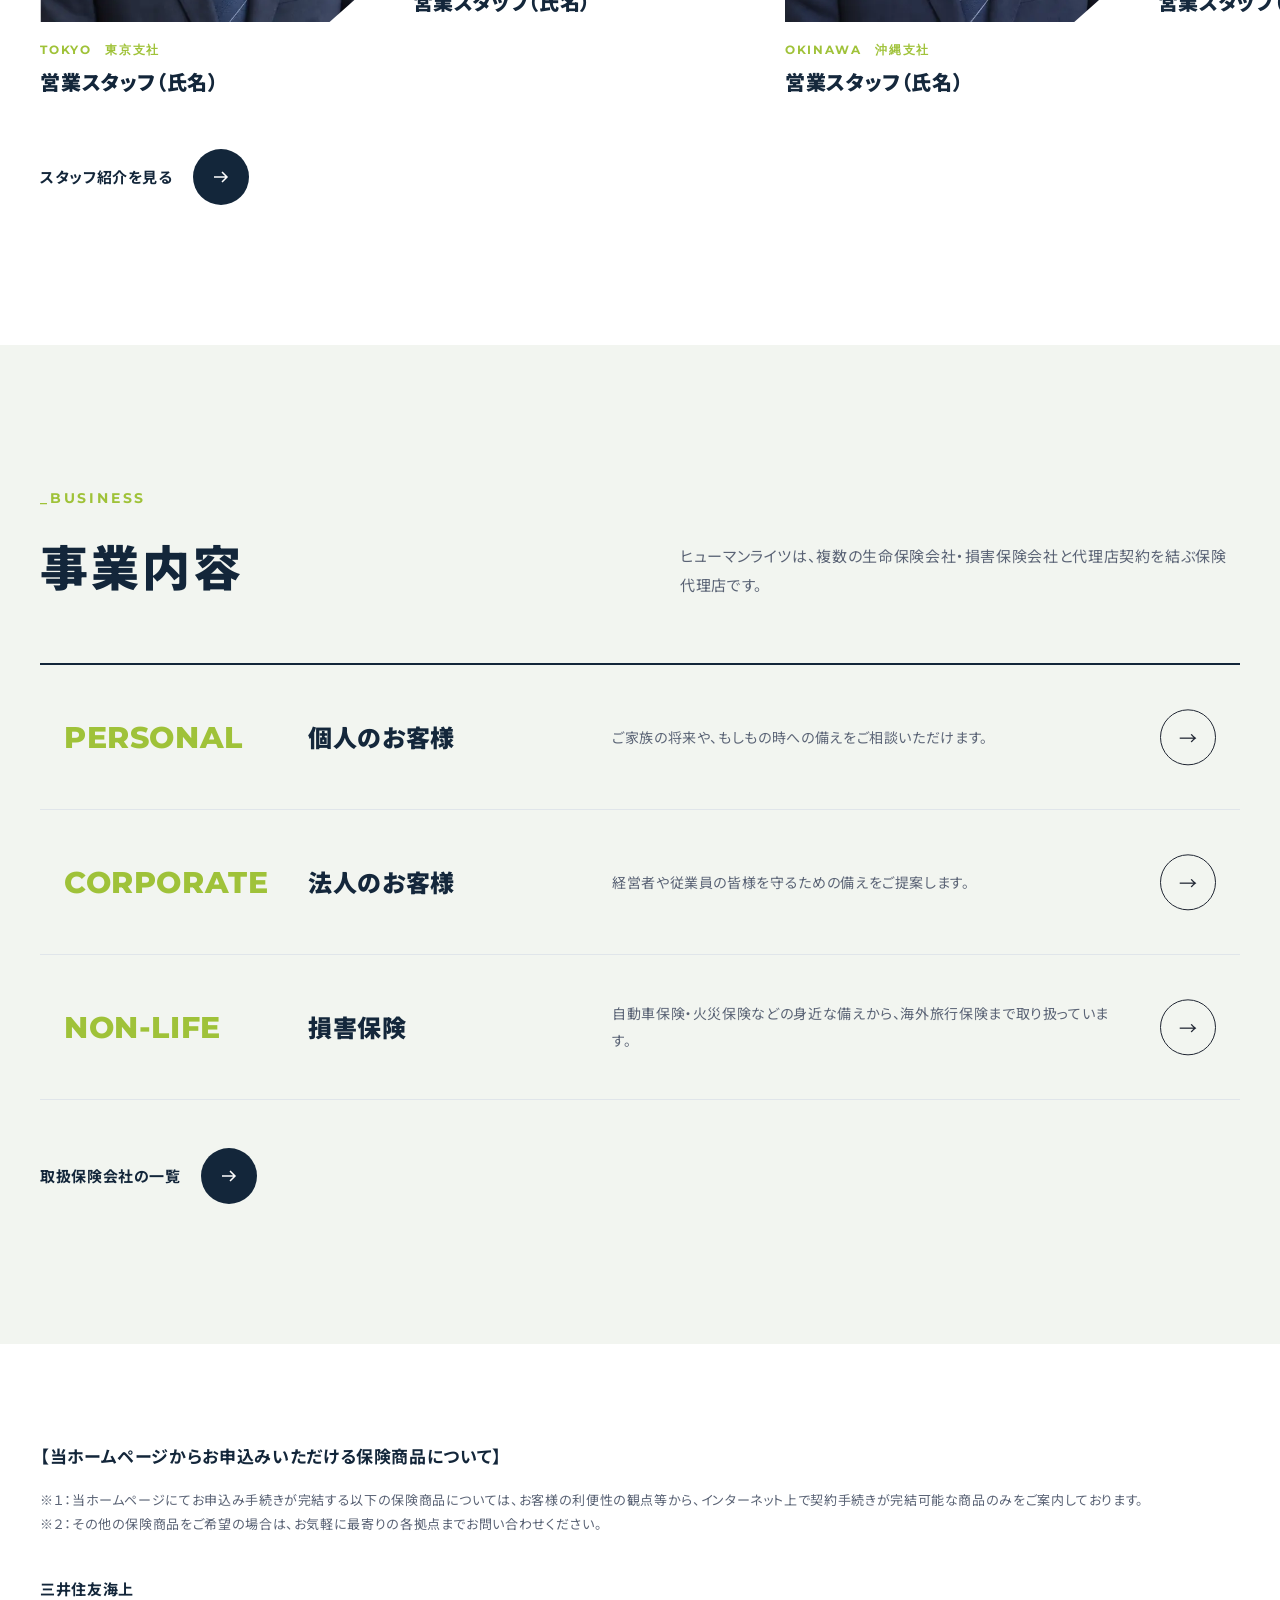
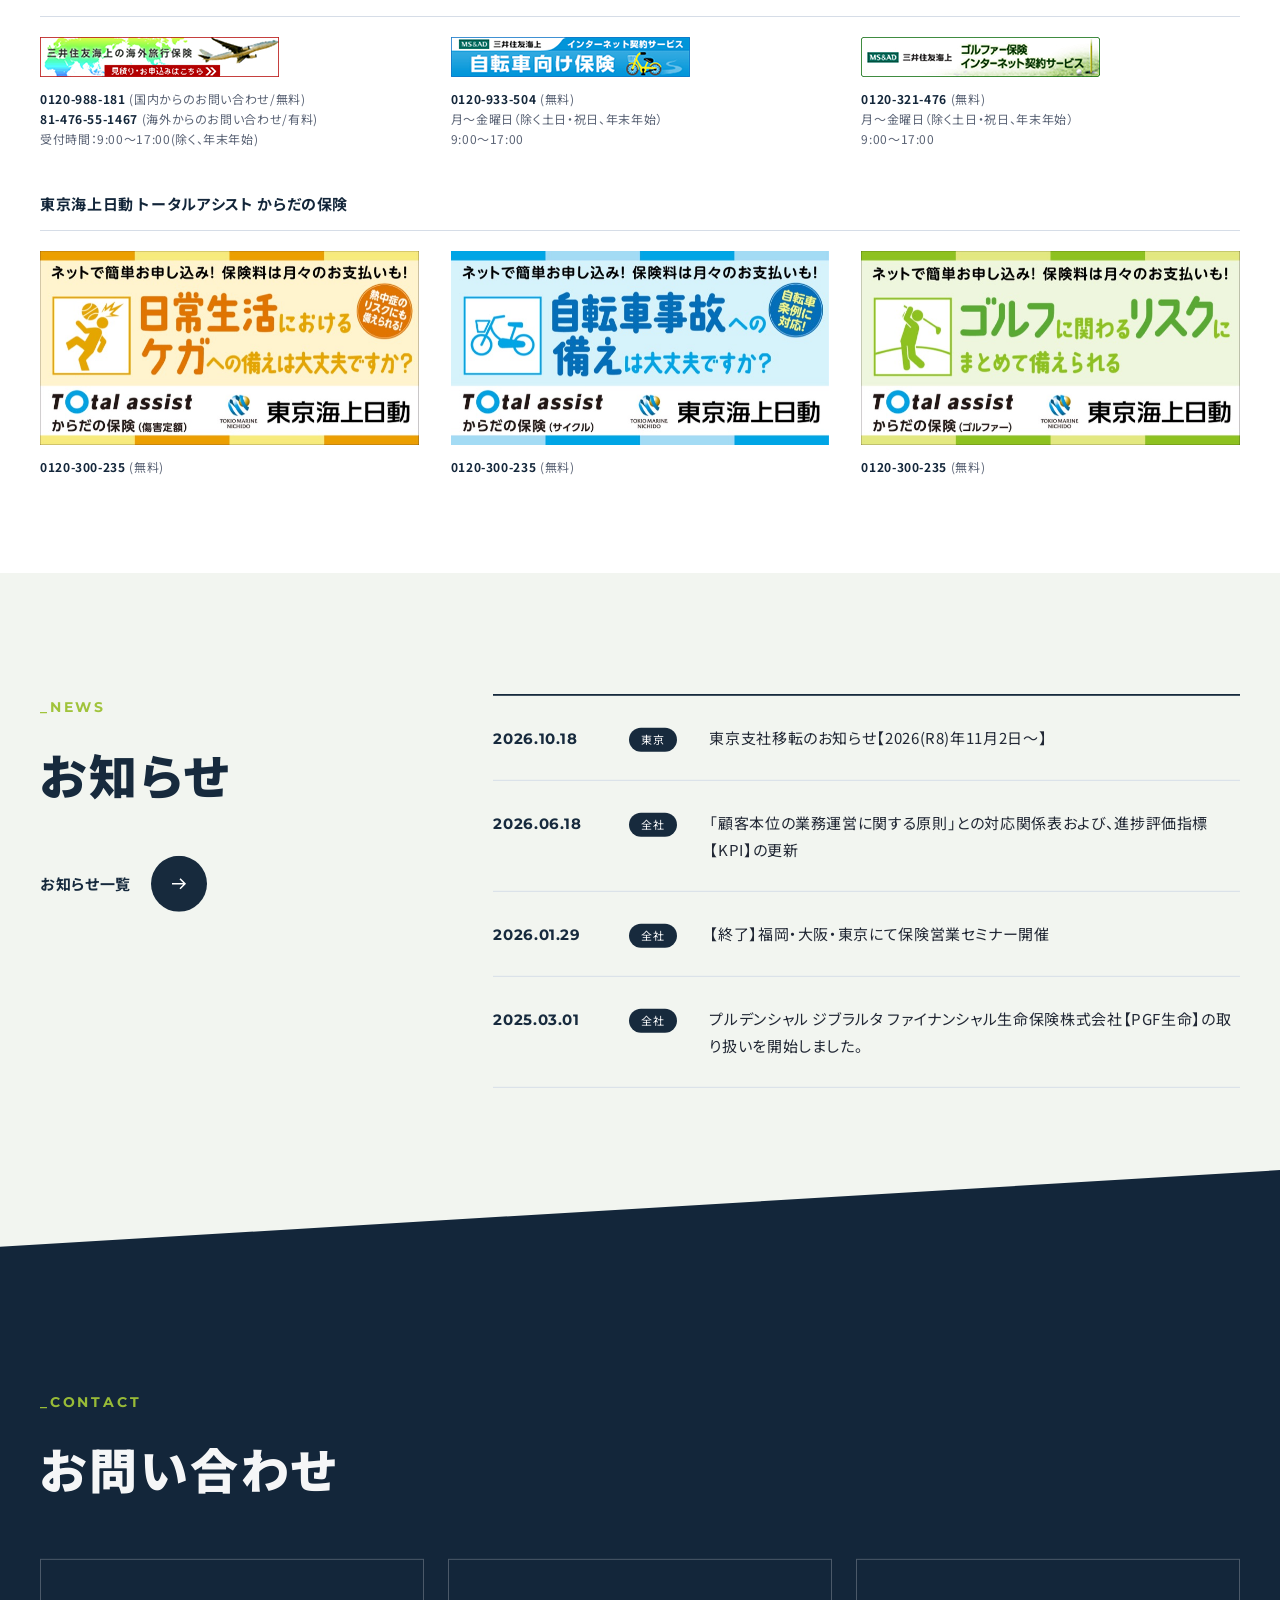
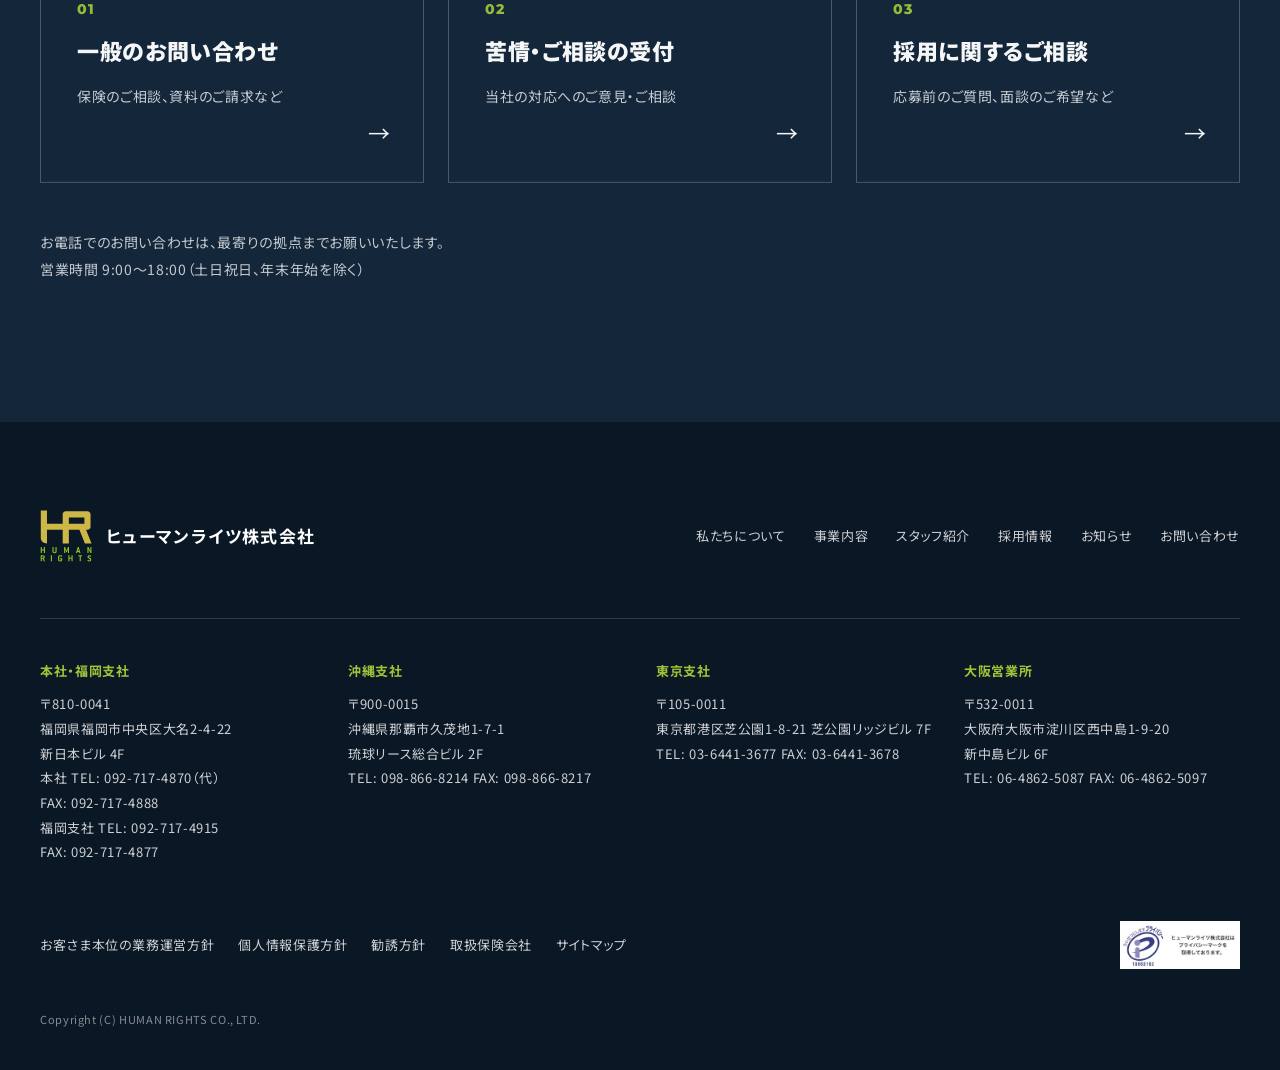
<file: c/index.html>
<!DOCTYPE html>
<html lang="ja" class="no-js">
<head>
<meta charset="UTF-8">
<meta name="viewport" content="width=device-width, initial-scale=1">
<meta name="robots" content="noindex, nofollow">
<title>トップページ C案｜ヒューマンライツ株式会社（デザイン確認用）</title>
<meta name="description" content="ヒューマンライツ株式会社 コーポレートサイト トップページのデザイン確認用見本（C案：躍動感）です。">
<link rel="preconnect" href="https://fonts.googleapis.com">
<link rel="preconnect" href="https://fonts.gstatic.com" crossorigin>
<link href="https://fonts.googleapis.com/css2?family=Montserrat:wght@500;700;800&family=Noto+Sans+JP:wght@400;500;700;900&display=swap" rel="stylesheet">
<link rel="stylesheet" href="style.css">
<script>document.documentElement.classList.remove('no-js');</script>
</head>
<body>

<div class="loader" aria-hidden="true">
  <div class="loader-panel loader-panel-top"></div>
  <div class="loader-panel loader-panel-bottom"></div>
  <div class="loader-logo"><img src="img/logo-mark.svg" alt="" width="72" height="72"><span>HUMAN RIGHTS</span></div>
</div>

<p class="mock-note">デザイン確認用の見本（C案：躍動感）です。文章は仮原稿です。写真はAIで作ったイメージで、実際の社員ではありません（撮影後に差し替えます）。リンク先のページはまだありません。</p>

<header class="site-header">
  <div class="header-inner">
    <a class="site-logo" href="#">
      <img src="img/logo-mark.svg" alt="" width="40" height="40">
      <span>ヒューマンライツ株式会社</span>
    </a>
    <button class="menu-button" type="button" aria-expanded="false" aria-controls="global-nav">
      <span class="menu-button-line" aria-hidden="true"></span>
      <span class="menu-button-text">MENU</span>
    </button>
    <nav id="global-nav" class="global-nav" aria-label="メインメニュー">
      <ul>
        <li><a href="#">私たちについて</a></li>
        <li><a href="#">事業内容</a></li>
        <li><a href="#">スタッフ紹介</a></li>
        <li><a href="#">採用情報</a></li>
        <li><a href="#">お知らせ</a></li>
        <li class="nav-contact"><a href="#contact">お問い合わせ</a></li>
      </ul>
    </nav>
  </div>
</header>

<main>

  <section class="hero" aria-labelledby="hero-title">
    <div class="hero-slides">
      <img class="is-active" src="img/c-hero-1.webp" alt="ホワイトボードを囲んで話し合う社員たち（イメージ）" width="1672" height="941" fetchpriority="high">
      <img src="img/c-hero-2.webp" alt="" width="1672" height="941">
      <img src="img/c-hero-3.webp" alt="" width="1672" height="941">
    </div>
    <div class="hero-inner">
      <h1 id="hero-title" class="hero-title" data-split><span class="line">保険に、まっすぐ。</span><span class="line">人に、深く。</span></h1>
      <p class="hero-lead">お客様の人生と企業のリスクに、長く寄り添う<br class="pc-only">保険のプロフェッショナルであり続けます。</p>
    </div>
    <div class="hero-dots" aria-hidden="true"><span class="is-active"></span><span></span><span></span></div>
    <p class="hero-scroll" aria-hidden="true">SCROLL</p>
  </section>

  <div class="marquee" aria-label="Be professional for customers">
    <div class="marquee-track" aria-hidden="true">
      <span>Be professional for customers</span><span>Be professional for customers</span><span>Be professional for customers</span><span>Be professional for customers</span>
    </div>
  </div>

  <section class="philosophy" aria-labelledby="philosophy-title">
    <p class="bg-word" aria-hidden="true">PHILOSOPHY</p>
    <div class="container philosophy-inner">
      <p class="eyebrow" data-reveal>_PHILOSOPHY</p>
      <h2 id="philosophy-title" class="philosophy-title" data-reveal><span>お預かりした想いを、</span><span>いつか必ずお届けする。</span></h2>
      <div class="philosophy-body" data-reveal>
        <p>保険は、お客様の大切な想いをお預かりし、いつか必ずお届けする約束です。</p>
        <p>私たちは、販売を第一に考えるのではなく、お一人おひとり、一社一社に合った保険をお届けしたいと考えています。お客様の声に耳を傾け、生涯のパートナーとして信頼される存在であるために、日々努めてまいります。</p>
        <p class="more-link"><a href="#">私たちについて</a></p>
      </div>
    </div>
  </section>

  <section class="strengths" aria-labelledby="strengths-title">
    <div class="container strengths-inner">
      <div class="strengths-side">
        <div class="strengths-sticky">
          <p class="eyebrow">_STRENGTH</p>
          <h2 id="strengths-title" class="strengths-title">ヒューマンライツの<br>強み</h2>
          <p class="strengths-counter" aria-hidden="true"><span class="strengths-current">01</span><span class="strengths-total">/ 03</span></p>
          <div class="strengths-bar" aria-hidden="true"><span></span></div>
        </div>
      </div>
      <div class="strength-list">
        <article class="strength">
          <div class="strength-photo"><img src="img/strength-consult.webp" alt="お客様の話を聞きながらメモを取る社員（イメージ）" width="960" height="720" loading="lazy" decoding="async"></div>
          <div class="strength-text" data-reveal>
            <p class="strength-num">01</p>
            <h3>お客様本位の姿勢</h3>
            <p>「お客さま本位の業務運営方針」を定め、お客様にとって最善のご提案を考えます。ご契約のあとも、長くお付き合いいたします。</p>
          </div>
        </article>
        <article class="strength">
          <div class="strength-photo"><img src="img/strength-training.webp" alt="社内研修で講師の話を聞く社員たち（イメージ）" width="960" height="720" loading="lazy" decoding="async"></div>
          <div class="strength-text" data-reveal>
            <p class="strength-num">02</p>
            <h3>教育への投資</h3>
            <p>全体研修や若手研修会、保険の研究会を定期的に開き、知識だけでなく、お客様と向き合う力を磨き続けています。</p>
          </div>
        </article>
        <article class="strength">
          <div class="strength-photo"><img src="img/strength-family.webp" alt="笑顔で過ごす家族（イメージ）" width="960" height="720" loading="lazy" decoding="async"></div>
          <div class="strength-text" data-reveal>
            <p class="strength-num">03</p>
            <h3>生命保険と<span>損害保険の両輪</span></h3>
            <p>生命保険と損害保険の両方を取り扱い、個人・法人それぞれのリスクに合わせて、幅広くご提案します。</p>
          </div>
        </article>
      </div>
    </div>
  </section>

  <section class="recruit" aria-labelledby="recruit-title">
    <div class="recruit-bg" role="img" aria-label="並んで立つ社員たち（イメージ）"></div>
    <div class="container recruit-inner">
      <p class="eyebrow eyebrow-light" data-reveal>_RECRUIT　採用情報</p>
      <h2 id="recruit-title" class="recruit-title" data-reveal><span>保険の仕事に、</span><span>まっすぐ</span><span>向き合いたい方へ。</span></h2>
      <p class="recruit-text" data-reveal>私たちが求めているのは、お客様の人生や企業の未来に、誠実に向き合える人です。保険会社での経験を活かし、生命保険・損害保険の両面から提案の幅を広げたい方。学び続ける環境で、もう一段成長したい方。まずはお気軽にご相談ください。</p>
      <div class="button-row" data-reveal>
        <a class="button button-gold" href="#"><span>採用情報を見る</span></a>
        <a class="button button-line" href="#"><span>採用について相談する</span></a>
      </div>
    </div>
  </section>

  <section class="staff" aria-labelledby="staff-title">
    <p class="bg-word bg-word-dark" aria-hidden="true">PEOPLE</p>
    <div class="container staff-head">
      <div data-reveal>
        <p class="eyebrow">_PEOPLE</p>
        <h2 id="staff-title" class="section-title">ご相談をお受けするスタッフ</h2>
      </div>
      <p class="staff-note" data-reveal>各拠点のスタッフをご紹介します。写真はAIで作ったイメージで、撮影後に実際のスタッフの写真とプロフィールに差し替えます。</p>
    </div>
    <ul class="staff-list">
      <li class="staff-card">
        <div class="staff-photo"><img src="img/staff-01.webp" alt="東京支社の営業スタッフ（イメージ）" width="600" height="800" loading="lazy" decoding="async"></div>
        <p class="staff-office">TOKYO　東京支社</p>
        <p class="staff-name">営業スタッフ（氏名）</p>
      </li>
      <li class="staff-card">
        <div class="staff-photo"><img src="img/staff-02.webp" alt="福岡支社の営業スタッフ（イメージ）" width="600" height="800" loading="lazy" decoding="async"></div>
        <p class="staff-office">FUKUOKA　福岡支社</p>
        <p class="staff-name">営業スタッフ（氏名）</p>
      </li>
      <li class="staff-card">
        <div class="staff-photo"><img src="img/staff-03.webp" alt="沖縄支社の営業スタッフ（イメージ）" width="600" height="800" loading="lazy" decoding="async"></div>
        <p class="staff-office">OKINAWA　沖縄支社</p>
        <p class="staff-name">営業スタッフ（氏名）</p>
      </li>
      <li class="staff-card">
        <div class="staff-photo"><img src="img/staff-04.webp" alt="大阪営業所の営業スタッフ（イメージ）" width="600" height="800" loading="lazy" decoding="async"></div>
        <p class="staff-office">OSAKA　大阪営業所</p>
        <p class="staff-name">営業スタッフ（氏名）</p>
      </li>
    </ul>
    <div class="container">
      <p class="more-link"><a href="#">スタッフ紹介を見る</a></p>
    </div>
  </section>

  <section class="business" aria-labelledby="business-title">
    <div class="container">
      <div class="business-head" data-reveal>
        <p class="eyebrow">_BUSINESS</p>
        <h2 id="business-title" class="section-title">事業内容</h2>
        <p class="business-lead">ヒューマンライツは、複数の生命保険会社・損害保険会社と代理店契約を結ぶ保険代理店です。</p>
      </div>
      <ul class="business-list">
        <li data-reveal><a href="#"><span class="business-en">PERSONAL</span><span class="business-name">個人のお客様</span><span class="business-text">ご家族の将来や、もしもの時への備えをご相談いただけます。</span></a></li>
        <li data-reveal><a href="#"><span class="business-en">CORPORATE</span><span class="business-name">法人のお客様</span><span class="business-text">経営者や従業員の皆様を守るための備えをご提案します。</span></a></li>
        <li data-reveal><a href="#"><span class="business-en">NON-LIFE</span><span class="business-name">損害保険</span><span class="business-text">自動車保険・火災保険などの身近な備えから、海外旅行保険まで取り扱っています。</span></a></li>
      </ul>
      <p class="more-link"><a href="#">取扱保険会社の一覧</a></p>
    </div>
  </section>

  <section class="online" aria-labelledby="online-title">
    <div class="container">
      <h2 id="online-title" class="online-title">【当ホームページからお申込みいただける保険商品について】</h2>
      <div class="online-note">
        <p>※１：当ホームページにてお申込み手続きが完結する以下の保険商品については、お客様の利便性の観点等から、インターネット上で契約手続きが完結可能な商品のみをご案内しております。</p>
        <p>※２：その他の保険商品をご希望の場合は、お気軽に最寄りの各拠点までお問い合わせください。</p>
      </div>
      <div class="online-group">
        <h3>三井住友海上</h3>
        <ul class="online-list online-list-mitsui">
          <li><a target="_blank" rel="noopener noreferrer" href="https://www.hrgroup.jp/jump/index_abroad.html"><img src="img/bnr_mitsui_1.jpg" alt="三井住友海上 特定手続用海外旅行保険" width="239" height="40"></a>
            <p><a class="tel" href="tel:0120-988-181">0120-988-181</a> (国内からのお問い合わせ/無料)<br><a class="tel" href="tel:+81-476-55-1467">81-476-55-1467</a> (海外からのお問い合わせ/有料)<br>受付時間：9:00～17:00(除く、年末年始)</p></li>
          <li><a target="_blank" rel="noopener noreferrer" href="https://www.hrgroup.jp/jump/bicycle.html"><img src="img/bnr_mitsui_3.jpg" alt="三井住友海上 自転車向け保険" width="239" height="40"></a>
            <p><a class="tel" href="tel:0120-933-504">0120-933-504</a> (無料)<br>月～金曜日（除く土日・祝日、年末年始）<br>9:00～17:00</p></li>
          <li><a target="_blank" rel="noopener noreferrer" href="https://www.hrgroup.jp/jump/index_golfer.htm"><img src="img/bnr_mitsui_4.jpg" alt="三井住友海上 ゴルファー保険インターネット契約サービス" width="239" height="40"></a>
            <p><a class="tel" href="tel:0120-321-476">0120-321-476</a> (無料)<br>月～金曜日（除く土日・祝日、年末年始）<br>9:00～17:00</p></li>
        </ul>
      </div>
      <div class="online-group">
        <h3>東京海上日動 トータルアシスト からだの保険</h3>
        <ul class="online-list online-list-tokai">
          <li><a target="_blank" rel="noopener noreferrer" href="https://ezoo.jp/karada-digital_wc/0544C22780T8010000000000000"><img src="img/bnr_tokai_syogai.jpg" alt="トータルアシストからだの保険【傷害定額・ケガ】" width="720" height="368" loading="lazy"></a><p><a class="tel" href="tel:0120-300-235">0120-300-235</a> (無料)</p></li>
          <li><a target="_blank" rel="noopener noreferrer" href="https://ezoo.jp/karada-digital_wc/0344C22780T8008000000000000"><img src="img/bnr_tokai_cycle.jpg" alt="トータルアシストからだの保険【サイクル・自転車】" width="720" height="368" loading="lazy"></a><p><a class="tel" href="tel:0120-300-235">0120-300-235</a> (無料)</p></li>
          <li><a target="_blank" rel="noopener noreferrer" href="https://ezoo.jp/karada-digital_wc/0444C22780T8009000000000000"><img src="img/bnr_tokai_golf.jpg" alt="トータルアシストからだの保険【ゴルファー】" width="720" height="368" loading="lazy"></a><p><a class="tel" href="tel:0120-300-235">0120-300-235</a> (無料)</p></li>
        </ul>
      </div>
    </div>
  </section>

  <section class="news" aria-labelledby="news-title">
    <div class="container news-inner">
      <div class="news-head" data-reveal>
        <p class="eyebrow">_NEWS</p>
        <h2 id="news-title" class="section-title">お知らせ</h2>
        <p class="more-link"><a href="#">お知らせ一覧</a></p>
      </div>
      <ul class="news-list" data-reveal>
        <li><a href="#"><time datetime="2026-10-18">2026.10.18</time><span class="tag">東京</span><span class="news-title">東京支社移転のお知らせ【2026(R8)年11月2日～】</span></a></li>
        <li><a href="#"><time datetime="2026-06-18">2026.06.18</time><span class="tag">全社</span><span class="news-title">「顧客本位の業務運営に関する原則」との対応関係表および、進捗評価指標【KPI】の更新</span></a></li>
        <li><a href="#"><time datetime="2026-01-29">2026.01.29</time><span class="tag">全社</span><span class="news-title">【終了】福岡・大阪・東京にて保険営業セミナー開催</span></a></li>
        <li><a href="#"><time datetime="2025-03-01">2025.03.01</time><span class="tag">全社</span><span class="news-title">プルデンシャル ジブラルタ ファイナンシャル生命保険株式会社【PGF生命】の取り扱いを開始しました。</span></a></li>
      </ul>
    </div>
  </section>

  <section id="contact" class="contact" aria-labelledby="contact-title">
    <div class="container">
      <p class="eyebrow eyebrow-light" data-reveal>_CONTACT</p>
      <h2 id="contact-title" class="section-title" data-reveal>お問い合わせ</h2>
      <ul class="contact-list">
        <li data-reveal><a href="#"><span class="contact-num">01</span><span class="contact-name">一般のお問い合わせ</span><span class="contact-text">保険のご相談、資料のご請求など</span></a></li>
        <li data-reveal><a href="#"><span class="contact-num">02</span><span class="contact-name">苦情・ご相談の受付</span><span class="contact-text">当社の対応へのご意見・ご相談</span></a></li>
        <li data-reveal><a href="#"><span class="contact-num">03</span><span class="contact-name">採用に関するご相談</span><span class="contact-text">応募前のご質問、面談のご希望など</span></a></li>
      </ul>
      <p class="contact-tel">お電話でのお問い合わせは、最寄りの拠点までお願いいたします。<br>営業時間 9:00～18:00（土日祝日、年末年始を除く）</p>
    </div>
  </section>

</main>

<footer class="site-footer">
  <div class="container">
    <div class="footer-top">
      <a class="footer-logo" href="#">
        <img src="img/logo-mark.svg" alt="" width="52" height="52">
        <span>ヒューマンライツ株式会社</span>
      </a>
      <ul class="footer-nav">
        <li><a href="#">私たちについて</a></li>
        <li><a href="#">事業内容</a></li>
        <li><a href="#">スタッフ紹介</a></li>
        <li><a href="#">採用情報</a></li>
        <li><a href="#">お知らせ</a></li>
        <li><a href="#contact">お問い合わせ</a></li>
      </ul>
    </div>
    <ul class="office-list">
      <li><p class="office-name">本社・福岡支社</p><p>〒810-0041<br>福岡県福岡市中央区大名2-4-22 <span class="nowrap">新日本ビル 4F</span><br>本社 <span class="nowrap">TEL: <a class="tel" href="tel:092-717-4870">092-717-4870</a>（代）</span> <span class="nowrap">FAX: 092-717-4888</span><br>福岡支社 <span class="nowrap">TEL: <a class="tel" href="tel:092-717-4915">092-717-4915</a></span> <span class="nowrap">FAX: 092-717-4877</span></p></li>
      <li><p class="office-name">沖縄支社</p><p>〒900-0015<br>沖縄県那覇市久茂地1-7-1 <span class="nowrap">琉球リース総合ビル 2F</span><br><span class="nowrap">TEL: <a class="tel" href="tel:098-866-8214">098-866-8214</a></span> <span class="nowrap">FAX: 098-866-8217</span></p></li>
      <li><p class="office-name">東京支社</p><p>〒105-0011<br>東京都港区芝公園1-8-21 <span class="nowrap">芝公園リッジビル 7F</span><br><span class="nowrap">TEL: <a class="tel" href="tel:03-6441-3677">03-6441-3677</a></span> <span class="nowrap">FAX: 03-6441-3678</span></p></li>
      <li><p class="office-name">大阪営業所</p><p>〒532-0011<br>大阪府大阪市淀川区西中島1-9-20 <span class="nowrap">新中島ビル 6F</span><br><span class="nowrap">TEL: <a class="tel" href="tel:06-4862-5087">06-4862-5087</a></span> <span class="nowrap">FAX: 06-4862-5097</span></p></li>
    </ul>
    <div class="footer-bottom">
      <ul class="policy-nav">
        <li><a href="#">お客さま本位の業務運営方針</a></li>
        <li><a href="#">個人情報保護方針</a></li>
        <li><a href="#">勧誘方針</a></li>
        <li><a href="#">取扱保険会社</a></li>
        <li><a href="#">サイトマップ</a></li>
      </ul>
      <a class="pmark" target="_blank" rel="noopener noreferrer" href="https://privacymark.jp/"><img src="img/privacymark.jpg" alt="ヒューマンライツ株式会社はプライバシーマークを取得しております。" width="148" height="59"></a>
    </div>
    <p class="copyright">Copyright (C) HUMAN RIGHTS CO., LTD.</p>
  </div>
</footer>

<script src="vendor/gsap.min.js"></script>
<script src="vendor/ScrollTrigger.min.js"></script>
<script src="script.js"></script>
</body>
</html>
</file>
<file: b/style.css>
/* ②案 余白と品格 ------------------------------------------------------- */
:root {
  --navy: #1a2e44;
  --navy-deep: #112031;
  --pale: #f3f5f2;
  --pale-2: #e2e8dc;
  --gold: #9fc238; /* アップルグリーン（差し色。面積は線・ラベル程度に） */
  --green-text: #9fc238; /* 差し色は #9FC238 で統一（K、2026-11-10）。見えにくい所は後で個別に直す */
  --text: #232a36;
  --sub: #5d6676;
  --line: #d8dfe8;
  --white: #fff;
  --serif: "Noto Serif JP", "Yu Mincho", serif;
  --sans: "Noto Sans JP", "Hiragino Sans", sans-serif;
  --en: "Cormorant Garamond", serif;
  --ease: cubic-bezier(.22, .61, .36, 1);
  --container: 1120px;
}

*, *::before, *::after { box-sizing: border-box; }
html { scroll-behavior: smooth; }
body {
  margin: 0;
  font-family: var(--sans);
  font-size: 16px;
  line-height: 1.9;
  letter-spacing: .04em;
  color: var(--text);
  background: var(--white);
  font-feature-settings: "palt";
  -webkit-font-smoothing: antialiased;
}
img { display: block; max-width: 100%; height: auto; }
a { color: inherit; }
ul { margin: 0; padding: 0; list-style: none; }
h1, h2, h3, p { margin: 0; }
.container { width: min(100% - 48px, var(--container)); margin-inline: auto; }
.nowrap { white-space: nowrap; }
.pc-only { display: none; }
@media (min-width: 900px) { .pc-only { display: inline; } }

.mock-note {
  padding: 8px 16px;
  font-size: 12px;
  line-height: 1.6;
  text-align: center;
  background: #fff6d8;
  color: #6a5520;
}

/* ラベル（英字＋和文） */
.label {
  display: flex;
  align-items: center;
  gap: 14px;
  margin-bottom: 20px;
  font-size: 13px;
  letter-spacing: .12em;
  color: var(--sub);
}
.label-en {
  font-family: var(--en);
  font-style: italic;
  font-size: 22px;
  letter-spacing: .04em;
  color: var(--gold);
}
.label::after {
  content: "";
  width: 48px;
  height: 1px;
  background: var(--gold);
}
.label-light { color: rgba(255,255,255,.75); }

.section { padding: 128px 0; }
.section-title {
  font-family: var(--serif);
  font-weight: 600;
  font-size: clamp(26px, 3.2vw, 36px);
  line-height: 1.6;
  letter-spacing: .08em;
  color: var(--navy);
}

.text-link { margin-top: 32px; }
.text-link a {
  display: inline-flex;
  align-items: center;
  gap: 16px;
  font-size: 15px;
  font-weight: 500;
  text-decoration: none;
  color: var(--navy);
  padding-bottom: 6px;
  border-bottom: 1px solid var(--navy);
}
.text-link a::after {
  content: "";
  width: 28px;
  height: 1px;
  background: currentColor;
  transition: width .4s var(--ease);
}
.text-link a:hover::after { width: 44px; }

/* ヘッダー */
.site-header {
  position: sticky;
  top: 0;
  z-index: 50;
  background: rgba(255,255,255,.96);
  transition: box-shadow .3s;
}
.site-header.is-scrolled { box-shadow: 0 1px 0 var(--line); }
.header-inner {
  display: flex;
  align-items: center;
  justify-content: space-between;
  width: min(100% - 48px, 1280px);
  height: 80px;
  margin-inline: auto;
}
.site-logo {
  display: flex;
  align-items: center;
  gap: 12px;
  text-decoration: none;
  font-weight: 700;
  font-size: 16px;
  letter-spacing: .08em;
  color: var(--navy);
}
.global-nav ul { display: flex; align-items: center; gap: 36px; }
.global-nav a {
  position: relative;
  font-size: 14px;
  font-weight: 500;
  text-decoration: none;
  color: var(--text);
}
.global-nav li:not(.nav-contact) a::after {
  content: "";
  position: absolute;
  left: 0;
  bottom: -6px;
  width: 100%;
  height: 1px;
  background: var(--gold);
  transform: scaleX(0);
  transform-origin: left;
  transition: transform .4s var(--ease);
}
.global-nav li:not(.nav-contact) a:hover::after { transform: scaleX(1); }
.nav-contact a {
  display: inline-block;
  padding: 12px 24px;
  color: var(--white);
  background: var(--navy);
  transition: background .3s;
}
.nav-contact a:hover { background: var(--gold); color: var(--navy-deep); }
.menu-button { display: none; }

@media (max-width: 899px) {
  .header-inner { height: 64px; width: calc(100% - 32px); }
  .site-logo { font-size: 14px; }
  .site-logo img { width: 34px; height: 34px; }
  .menu-button {
    display: flex;
    flex-direction: column;
    align-items: center;
    gap: 6px;
    padding: 8px;
    border: 0;
    background: none;
    font: inherit;
    font-size: 10px;
    color: var(--navy);
    cursor: pointer;
  }
  .menu-button-line,
  .menu-button-line::before {
    position: relative;
    display: block;
    width: 26px;
    height: 1px;
    background: var(--navy);
    transition: transform .3s;
  }
  .menu-button-line::before { content: ""; position: absolute; top: 7px; }
  .menu-button-line { margin-bottom: 7px; }
  .menu-button[aria-expanded="true"] .menu-button-line { transform: translateY(4px) rotate(20deg); }
  .menu-button[aria-expanded="true"] .menu-button-line::before { transform: translateY(-7px) rotate(-40deg); }
  .global-nav {
    position: fixed;
    inset: 64px 0 auto 0;
    padding: 24px 16px 40px;
    background: var(--white);
    border-top: 1px solid var(--line);
    opacity: 0;
    visibility: hidden;
    transform: translateY(-8px);
    transition: opacity .3s, transform .3s, visibility .3s;
  }
  .global-nav.is-open { opacity: 1; visibility: visible; transform: none; }
  .global-nav ul { flex-direction: column; align-items: stretch; gap: 0; }
  .global-nav li a { display: block; padding: 16px 0; border-bottom: 1px solid var(--line); }
  .nav-contact { margin-top: 24px; }
  .nav-contact a { text-align: center; border: 0; }
}

/* FV */
.hero {
  position: relative;
  padding-bottom: 80px;
}
.hero-photo {
  height: min(82vh, 760px);
  min-height: 480px;
  overflow: hidden;
}
.hero-photo img {
  width: 100%;
  height: 100%;
  object-fit: cover;
  object-position: 70% 40%;
  animation: hero-zoom 12s var(--ease) both;
}
@keyframes hero-zoom {
  from { transform: scale(1.08); }
  to { transform: scale(1); }
}
.hero-panel {
  position: absolute;
  left: max(24px, calc((100% - 1280px) / 2));
  bottom: 0;
  width: min(600px, calc(100% - 48px));
  padding: 56px 64px 60px;
  background: var(--white);
  animation: panel-in 1.2s .3s var(--ease) both;
}
.hero-panel::before {
  content: "";
  position: absolute;
  left: 64px;
  top: 0;
  width: 64px;
  height: 2px;
  background: var(--gold);
}
@keyframes panel-in {
  from { opacity: 0; transform: translateY(32px); }
  to { opacity: 1; transform: none; }
}
.hero-slogan {
  font-family: var(--en);
  font-style: italic;
  font-size: 20px;
  letter-spacing: .04em;
  color: var(--gold);
}
.hero-title {
  margin-top: 16px;
  font-family: var(--serif);
  font-weight: 600;
  font-size: clamp(32px, 4.4vw, 52px);
  line-height: 1.5;
  letter-spacing: .1em;
  color: var(--navy);
}
.hero-title span { display: block; }
.hero-lead {
  margin-top: 24px;
  font-size: 15px;
  line-height: 2;
  color: var(--sub);
}
@media (max-width: 899px) {
  .hero { padding-bottom: 0; }
  .hero-photo { height: 56vh; min-height: 320px; }
  .hero-panel {
    position: relative;
    left: auto;
    width: calc(100% - 32px);
    margin: -64px 0 0 16px;
    padding: 40px 24px 40px;
  }
  .hero-panel::before { left: 24px; }
  .hero-lead { font-size: 14px; }
}

/* 考え方 */
.philosophy { padding-top: 120px; }
.philosophy-inner {
  display: grid;
  grid-template-columns: 1.1fr 1fr;
  gap: 80px;
  align-items: end;
}
.philosophy-title {
  font-family: var(--serif);
  font-weight: 600;
  font-size: clamp(28px, 3.6vw, 42px);
  line-height: 1.7;
  letter-spacing: .1em;
  color: var(--navy);
}
.philosophy-title span { display: block; }
.philosophy-body {
  padding-left: 48px;
  border-left: 1px solid var(--gold);
  color: var(--sub);
  font-size: 15px;
}
.philosophy-body p + p { margin-top: 16px; }
.philosophy-lead {
  font-family: var(--serif);
  font-size: 18px;
  line-height: 1.9;
  color: var(--navy);
}
@media (max-width: 899px) {
  .philosophy { padding-top: 96px; }
  .philosophy-inner { grid-template-columns: 1fr; gap: 40px; }
  .philosophy-body { padding-left: 24px; }
}

/* 強み */
.strengths { background: var(--pale); }
.section-head { margin-bottom: 72px; }
.strength-list { display: grid; gap: 120px; }
.strength {
  display: grid;
  grid-template-columns: 7fr 5fr;
  gap: 72px;
  align-items: center;
}
.strength:nth-child(even) { grid-template-columns: 5fr 7fr; }
.strength:nth-child(even) .strength-photo { order: 2; }
.strength-photo {
  position: relative;
  aspect-ratio: 4 / 3;
}
.strength-photo::before {
  content: "";
  position: absolute;
  inset: 32px -32px -32px 32px;
  background: var(--pale-2);
}
.strength:nth-child(even) .strength-photo::before { inset: 32px 32px -32px -32px; }
.strength-photo img {
  position: relative;
  width: 100%;
  height: 100%;
  object-fit: cover;
}
.strength-num {
  font-variant-numeric: lining-nums;
  font-family: var(--en);
  font-size: 88px;
  line-height: 1;
  color: var(--gold);
  letter-spacing: 0;
}
.strength-text h3 {
  margin-top: 20px;
  font-family: var(--serif);
  font-weight: 600;
  font-size: 26px;
  line-height: 1.6;
  letter-spacing: .08em;
  color: var(--navy);
}
.strength-text h3 span { display: inline-block; }
.strength-text p:last-child {
  margin-top: 20px;
  color: var(--sub);
  font-size: 15px;
}
@media (max-width: 899px) {
  .section { padding: 88px 0; }
  .section-head { margin-bottom: 48px; }
  .strength-list { gap: 72px; }
  .strength, .strength:nth-child(even) { grid-template-columns: 1fr; gap: 40px; }
  .strength:nth-child(even) .strength-photo { order: 0; }
  .strength-photo { margin-right: 16px; }
  .strength-photo::before { inset: 16px -16px -16px 16px; }
  .strength:nth-child(even) .strength-photo { margin: 0 0 0 16px; }
  .strength:nth-child(even) .strength-photo::before { inset: 16px 16px -16px -16px; }
  .strength-num { font-size: 64px; }
  .strength-text h3 { font-size: 22px; }
}

/* 採用 */
.recruit { padding: 140px 0; }
.recruit-inner {
  display: grid;
  grid-template-columns: 1fr 1fr;
  gap: 80px;
  align-items: center;
}
.recruit-title {
  font-family: var(--serif);
  font-weight: 600;
  font-size: clamp(24px, 2.6vw, 34px);
  line-height: 1.6;
  letter-spacing: .08em;
  color: var(--navy);
}
.recruit-title span { display: block; }
.recruit-text > p:not(.label) {
  margin-top: 28px;
  font-size: 15px;
  color: var(--sub);
}
.recruit-photo {
  position: relative;
  margin-right: calc((100vw - min(100vw - 48px, var(--container))) / -2);
}
.recruit-photo::before {
  content: "";
  position: absolute;
  inset: 48px 0 -48px -48px;
  background: var(--navy);
}
.recruit-photo img { position: relative; width: 100%; aspect-ratio: 4 / 3; object-fit: cover; }
.button-row { display: flex; flex-wrap: wrap; gap: 16px; margin-top: 40px; }
.button {
  display: inline-flex;
  align-items: center;
  justify-content: space-between;
  gap: 24px;
  min-width: 240px;
  padding: 18px 28px;
  font-size: 15px;
  font-weight: 500;
  text-decoration: none;
  transition: background .3s, color .3s, border-color .3s;
}
.button::after { content: "→"; font-family: var(--sans); transition: transform .3s var(--ease); }
.button:hover::after { transform: translateX(4px); }
.button-primary { background: var(--navy); color: var(--white); border: 1px solid var(--navy); }
.button-primary:hover { background: var(--gold); border-color: var(--gold); color: var(--navy-deep); }
.button-outline { border: 1px solid var(--navy); color: var(--navy); }
.button-outline:hover { background: var(--navy); color: var(--white); }
@media (max-width: 899px) {
  .recruit { padding: 96px 0 120px; }
  .recruit-inner { grid-template-columns: 1fr; gap: 64px; }
  .recruit-photo { order: -1; margin-right: -24px; }
  .recruit-photo::before { inset: 24px 0 -24px 24px; }
  .button { width: 100%; }
}

/* スタッフ */
.staff { background: var(--pale); overflow: hidden; }
.staff-head {
  display: flex;
  justify-content: space-between;
  align-items: flex-end;
  gap: 40px;
  margin-bottom: 56px;
}
.staff-note { margin-top: 16px; font-size: 14px; color: var(--sub); max-width: 560px; }
.staff-nav { display: flex; gap: 12px; flex-shrink: 0; }
.staff-nav button {
  width: 56px;
  height: 56px;
  border: 1px solid var(--navy);
  border-radius: 50%;
  background: none;
  cursor: pointer;
  position: relative;
  transition: background .3s;
}
.staff-nav button::before {
  content: "";
  position: absolute;
  inset: 0;
  margin: auto;
  width: 10px;
  height: 10px;
  border-top: 1px solid var(--navy);
  border-right: 1px solid var(--navy);
  transform: translateX(-2px) rotate(45deg);
}
.staff-nav .staff-prev::before { transform: translateX(2px) rotate(-135deg); }
.staff-nav button:hover { background: var(--navy); }
.staff-nav button:hover::before { border-color: var(--white); }
.staff-list {
  display: flex;
  gap: 40px;
  overflow-x: auto;
  scroll-snap-type: x mandatory;
  padding: 0 max(24px, calc((100vw - var(--container)) / 2)) 16px;
  scroll-padding-inline: max(24px, calc((100vw - var(--container)) / 2));
  scrollbar-width: none;
}
.staff-list::-webkit-scrollbar { display: none; }
.staff-card {
  flex: 0 0 300px;
  scroll-snap-align: start;
}
.staff-card:nth-child(even) { margin-top: 64px; }
.staff-photo { overflow: hidden; aspect-ratio: 3 / 4; }
.staff-photo img { width: 100%; height: 100%; object-fit: cover; transition: transform .8s var(--ease); }
.staff-card:hover .staff-photo img { transform: scale(1.05); }
.staff-office {
  margin-top: 20px;
  font-size: 13px;
  color: var(--gold);
  letter-spacing: .12em;
}
.staff-name { font-family: var(--serif); font-size: 18px; color: var(--navy); }
@media (max-width: 899px) {
  .staff-head { flex-direction: column; align-items: flex-start; }
  .staff-nav { display: none; }
  .staff-list { gap: 20px; padding-inline: 24px; scroll-padding-inline: 24px; }
  .staff-card { flex-basis: 64vw; }
  .staff-card:nth-child(even) { margin-top: 32px; }
}

/* 事業内容 */
.business-inner {
  display: grid;
  grid-template-columns: 4fr 7fr;
  gap: 80px;
}
.business-lead { margin-top: 20px; font-size: 15px; color: var(--sub); }
.business-list { border-top: 1px solid var(--line); }
.business-list li { border-bottom: 1px solid var(--line); }
.business-list a {
  position: relative;
  display: grid;
  grid-template-columns: 200px 1fr;
  gap: 24px;
  align-items: baseline;
  padding: 40px 72px 40px 0;
  text-decoration: none;
  transition: padding .4s var(--ease), background .4s;
}
.business-list a::after {
  content: "→";
  position: absolute;
  right: 24px;
  top: 50%;
  transform: translateY(-50%);
  color: var(--gold);
  transition: right .4s var(--ease);
}
.business-list a:hover { padding-left: 24px; background: var(--pale); }
.business-list a:hover::after { right: 16px; }
.business-name { font-family: var(--serif); font-weight: 600; font-size: 20px; color: var(--navy); letter-spacing: .08em; }
.business-text { font-size: 14px; color: var(--sub); }
@media (max-width: 899px) {
  .business-inner { grid-template-columns: 1fr; gap: 40px; }
  .business-list a { grid-template-columns: 1fr; gap: 8px; padding: 28px 48px 28px 0; }
}

/* ネット申込 */
.online { padding: 96px 0; background: var(--pale); }
.online-title { font-size: 17px; font-weight: 700; color: var(--navy); }
.online-note { margin-top: 16px; font-size: 13px; color: var(--sub); line-height: 1.8; }
.online-group { margin-top: 40px; }
.online-group h3 {
  font-size: 15px;
  font-weight: 700;
  padding-bottom: 12px;
  margin-bottom: 20px;
  border-bottom: 1px solid var(--line);
  color: var(--navy);
}
.online-list { display: grid; grid-template-columns: repeat(3, 1fr); gap: 32px; }
.online-list p { margin-top: 12px; font-size: 12px; line-height: 1.7; color: var(--sub); }
.online-list .tel { color: var(--navy); font-weight: 700; text-decoration: none; }
.online-list img { transition: opacity .3s; }
.online-list a:hover img { opacity: .8; }
@media (max-width: 899px) {
  .online { padding: 72px 0; }
  .online-list { grid-template-columns: 1fr; gap: 24px; }
}

/* お知らせ */
.news-inner { display: grid; grid-template-columns: 4fr 7fr; gap: 80px; }
.news-list { border-top: 1px solid var(--line); }
.news-list li { border-bottom: 1px solid var(--line); }
.news-list a {
  display: grid;
  grid-template-columns: 110px 64px 1fr;
  gap: 16px;
  align-items: baseline;
  padding: 28px 0;
  text-decoration: none;
  transition: color .3s;
}
.news-list a:hover .news-title { color: var(--gold); }
.news-list time { font-variant-numeric: lining-nums; font-family: var(--en); font-size: 18px; color: var(--sub); letter-spacing: .04em; }
.tag {
  justify-self: start;
  padding: 2px 10px;
  font-size: 11px;
  line-height: 1.8;
  border: 1px solid var(--navy);
  color: var(--navy);
}
.news-title { font-size: 15px; line-height: 1.8; transition: color .3s; }
@media (max-width: 899px) {
  .news-inner { grid-template-columns: 1fr; gap: 32px; }
  .news-head .text-link { display: none; }
  .news-list a { grid-template-columns: auto 1fr; gap: 8px 16px; padding: 20px 0; }
  .news-title { grid-column: 1 / -1; font-size: 14px; }
}

/* お問い合わせ */
.contact { background: var(--navy); color: var(--white); }
.contact .section-title { color: var(--white); }
.contact-head { margin-bottom: 56px; }
.contact-list { display: grid; grid-template-columns: repeat(3, 1fr); }
.contact-list li + li { border-left: 1px solid rgba(255,255,255,.2); }
.contact-list a {
  display: flex;
  flex-direction: column;
  gap: 12px;
  height: 100%;
  padding: 40px 40px 48px;
  text-decoration: none;
  border-top: 2px solid var(--gold);
  transition: background .4s;
}
.contact-list li:first-child a { padding-left: 0; }
.contact-list a:hover { background: rgba(255,255,255,.06); }
.contact-name { font-family: var(--serif); font-size: 20px; font-weight: 600; letter-spacing: .08em; }
.contact-name::after { content: "  →"; color: var(--gold); }
.contact-text { font-size: 14px; color: rgba(255,255,255,.72); }
.contact-tel { margin-top: 48px; font-size: 14px; color: rgba(255,255,255,.72); }
@media (max-width: 899px) {
  .contact-list { grid-template-columns: 1fr; gap: 0; }
  .contact-list li + li { border-left: 0; }
  .contact-list a, .contact-list li:first-child a { padding: 28px 0 32px; }
}

/* フッター */
.site-footer { padding: 88px 0 40px; background: var(--navy-deep); color: rgba(255,255,255,.8); font-size: 13px; }
.footer-top { display: flex; justify-content: space-between; align-items: center; gap: 32px; flex-wrap: wrap; }
.footer-logo { display: flex; align-items: center; gap: 14px; text-decoration: none; color: var(--white); font-weight: 700; font-size: 17px; letter-spacing: .08em; }
.footer-nav { display: flex; flex-wrap: wrap; gap: 12px 28px; }
.footer-nav a, .policy-nav a { text-decoration: none; }
.footer-nav a:hover, .policy-nav a:hover { color: var(--gold); }
.office-list {
  display: grid;
  grid-template-columns: repeat(4, 1fr);
  gap: 32px;
  margin-top: 56px;
  padding-top: 40px;
  border-top: 1px solid rgba(255,255,255,.15);
  line-height: 1.9;
}
.office-name { margin-bottom: 8px; font-weight: 700; color: var(--white); }
.office-list .tel { text-decoration: none; }
.footer-bottom { display: flex; justify-content: space-between; align-items: center; gap: 24px; margin-top: 56px; flex-wrap: wrap; }
.policy-nav { display: flex; flex-wrap: wrap; gap: 8px 24px; }
.pmark img { width: 120px; background: var(--white); }
.copyright { margin-top: 40px; font-size: 11px; color: rgba(255,255,255,.5); }
@media (max-width: 899px) {
  .office-list { grid-template-columns: 1fr 1fr; }
}
@media (max-width: 599px) {
  .office-list { grid-template-columns: 1fr; }
  .footer-nav { gap: 12px 20px; }
}

/* スクロールで出る動き */
[data-fade] {
  opacity: 0;
  transform: translateY(24px);
  transition: opacity .9s var(--ease), transform .9s var(--ease);
}
[data-fade].is-in { opacity: 1; transform: none; }
.no-js [data-fade] { opacity: 1; transform: none; }

@media (prefers-reduced-motion: reduce) {
  *, *::before, *::after { animation: none !important; transition: none !important; scroll-behavior: auto !important; }
  [data-fade] { opacity: 1; transform: none; }
}

/* アップルグリーン：白地・淡色地の上の文字は濃い緑に */
.label-en, .hero-slogan, .strength-num, .staff-office { color: var(--green-text); }
.news-list a:hover .news-title { color: var(--green-text); }
.business-list a::after { color: var(--green-text); }
.footer-nav a:hover, .policy-nav a:hover { color: var(--gold); }
</file>
<file: c/style.css>
/* ③案 人が主役 --------------------------------------------------------- */
:root {
  --navy: #13263a;
  --navy-deep: #0a1725;
  --navy-mid: #1c3550;
  --pale: #f2f5f0;
  --gold: #9fc238; /* アップルグリーン（差し色。C はボタン・帯などの塗りにも使う） */
  --gold-deep: #9fc238; /* 差し色は #9FC238 で統一（K、2026-11-10）。見えにくい所は後で個別に直す */
  --text: #1d2330;
  --sub: #5a6375;
  --line: #d6dde7;
  --white: #fff;
  --sans: "Noto Sans JP", "Hiragino Sans", sans-serif;
  --en: "Montserrat", sans-serif;
  --ease: cubic-bezier(.19, 1, .22, 1);
  --container: 1200px;
  --slant: 6vw;
}

*, *::before, *::after { box-sizing: border-box; }
body {
  margin: 0;
  font-family: var(--sans);
  font-size: 16px;
  line-height: 1.9;
  letter-spacing: .04em;
  color: var(--text);
  background: var(--white);
  font-feature-settings: "palt";
  -webkit-font-smoothing: antialiased;
  overflow-x: hidden;
}
img { display: block; max-width: 100%; height: auto; }
a { color: inherit; }
ul { margin: 0; padding: 0; list-style: none; }
h1, h2, h3, p { margin: 0; }
.container { width: min(100% - 48px, var(--container)); margin-inline: auto; }
.nowrap { white-space: nowrap; }
.pc-only { display: none; }
@media (min-width: 900px) { .pc-only { display: inline; } }

.mock-note {
  position: relative;
  z-index: 60;
  padding: 8px 16px;
  font-size: 12px;
  line-height: 1.6;
  text-align: center;
  background: #fff6d8;
  color: #6a5520;
}

/* 読み込みの幕 */
.loader { position: fixed; inset: 0; z-index: 100; pointer-events: none; }
.loader-panel { position: absolute; left: 0; width: 100%; height: 50.5%; background: var(--navy-deep); }
.loader-panel-top { top: 0; }
.loader-panel-bottom { bottom: 0; }
.loader-logo {
  position: absolute;
  inset: 0;
  display: flex;
  flex-direction: column;
  align-items: center;
  justify-content: center;
  gap: 16px;
  font-family: var(--en);
  font-weight: 700;
  font-size: 13px;
  letter-spacing: .4em;
  color: var(--gold);
}
.no-js .loader, .loader.is-done { display: none; }

/* 見出しまわり */
.eyebrow {
  font-family: var(--en);
  font-weight: 700;
  font-size: 14px;
  letter-spacing: .2em;
  color: var(--gold-deep);
  margin-bottom: 20px;
}
.eyebrow-light { color: var(--gold); }
.section-title {
  font-weight: 900;
  font-size: clamp(28px, 4vw, 48px);
  line-height: 1.4;
  letter-spacing: .06em;
  color: var(--navy);
}
.bg-word {
  position: absolute;
  top: 40px;
  left: -1vw;
  font-family: var(--en);
  font-weight: 800;
  font-size: clamp(80px, 16vw, 240px);
  line-height: 1;
  letter-spacing: -.02em;
  color: rgba(255,255,255,.05);
  white-space: nowrap;
  pointer-events: none;
  user-select: none;
}
.bg-word-dark { color: rgba(19,38,58,.05); }

.more-link { margin-top: 48px; }
.more-link a {
  position: relative;
  display: inline-flex;
  align-items: center;
  gap: 20px;
  font-weight: 700;
  font-size: 15px;
  text-decoration: none;
  color: var(--navy);
}
.more-link a::after {
  content: "";
  width: 56px;
  height: 56px;
  border-radius: 50%;
  background: var(--navy) url("data:image/svg+xml,%3Csvg xmlns='http://www.w3.org/2000/svg' width='16' height='16' viewBox='0 0 16 16'%3E%3Cpath d='M1 8h13M9 3l5 5-5 5' fill='none' stroke='%23fff' stroke-width='1.5'/%3E%3C/svg%3E") center / 16px no-repeat;
  transition: transform .5s var(--ease), background-color .3s;
}
.more-link a:hover::after { transform: scale(1.12); background-color: var(--gold); }

/* ヘッダー */
.site-header {
  position: fixed;
  top: 0;
  left: 0;
  right: 0;
  z-index: 50;
  color: var(--white);
  transition: background .4s, top .4s, color .4s;
}
.site-header.is-solid { top: 0; background: var(--navy-deep); }
.header-inner {
  display: flex;
  align-items: center;
  justify-content: space-between;
  width: calc(100% - 64px);
  height: 88px;
  margin-inline: auto;
  transition: height .4s;
}
.site-header.is-solid .header-inner { height: 72px; }
.site-logo {
  display: flex;
  align-items: center;
  gap: 12px;
  text-decoration: none;
  font-weight: 700;
  font-size: 16px;
  letter-spacing: .08em;
}
.global-nav ul { display: flex; align-items: center; gap: 40px; }
.global-nav a { font-size: 14px; font-weight: 700; text-decoration: none; transition: color .3s; }
.global-nav li:not(.nav-contact) a:hover { color: var(--gold); }
.nav-contact a {
  display: inline-block;
  padding: 14px 28px;
  border-radius: 999px;
  background: var(--gold);
  color: var(--navy-deep);
  transition: background .3s, color .3s;
}
.nav-contact a:hover { background: var(--white); }
.menu-button { display: none; }

@media (max-width: 899px) {
  .header-inner { width: calc(100% - 32px); height: 64px; }
  .site-header.is-solid .header-inner { height: 60px; }
  .site-logo { font-size: 14px; }
  .site-logo img { width: 34px; height: 34px; }
  .menu-button {
    position: relative;
    z-index: 2;
    display: flex;
    flex-direction: column;
    align-items: center;
    gap: 4px;
    width: 52px;
    height: 52px;
    justify-content: center;
    border: 0;
    border-radius: 50%;
    background: var(--gold);
    font: 700 9px var(--en);
    letter-spacing: .1em;
    color: var(--navy-deep);
    cursor: pointer;
  }
  .menu-button-line, .menu-button-line::before {
    position: relative;
    display: block;
    width: 20px;
    height: 2px;
    background: var(--navy-deep);
    transition: transform .3s;
  }
  .menu-button-line::before { content: ""; position: absolute; top: 6px; }
  .menu-button-line { margin-bottom: 6px; }
  .menu-button[aria-expanded="true"] .menu-button-line { transform: translateY(3px) rotate(45deg); }
  .menu-button[aria-expanded="true"] .menu-button-line::before { transform: translateY(-6px) rotate(-90deg); }
  .global-nav {
    position: fixed;
    inset: 0;
    display: flex;
    align-items: center;
    padding: 96px 32px 48px;
    background: var(--navy-deep);
    clip-path: circle(0 at calc(100% - 42px) 42px);
    transition: clip-path .7s var(--ease);
  }
  .global-nav.is-open { clip-path: circle(150% at calc(100% - 42px) 42px); }
  .global-nav ul { flex-direction: column; align-items: flex-start; gap: 8px; width: 100%; }
  .global-nav li a { display: block; padding: 10px 0; font-size: 22px; }
  .nav-contact { margin-top: 24px; width: 100%; }
  .nav-contact a { display: block; text-align: center; font-size: 16px; }
}

/* FV */
.hero {
  position: relative;
  height: 100svh;
  min-height: 640px;
  overflow: hidden;
  background: var(--navy-deep);
  color: var(--white);
}
.hero-slides img {
  position: absolute;
  inset: 0;
  width: 100%;
  height: 100%;
  object-fit: cover;
  opacity: 0;
  transform: scale(1.12);
  transition: opacity 1.6s ease, transform 7s linear;
}
.hero-slides img.is-active { opacity: 1; transform: scale(1); }
.hero::after {
  content: "";
  position: absolute;
  inset: 0;
  background: linear-gradient(100deg, rgba(10,23,37,.88) 0%, rgba(10,23,37,.55) 45%, rgba(10,23,37,.1) 80%);
}
.hero-inner {
  position: absolute;
  z-index: 2;
  left: 64px;
  right: 64px;
  bottom: 18vh;
}
.hero-title {
  font-weight: 900;
  font-size: clamp(44px, 8.4vw, 128px);
  line-height: 1.22;
  letter-spacing: .04em;
}
.hero-title .line { display: block; overflow: hidden; }
.hero-title .char { display: inline-block; }
.hero-title .line:last-child { color: var(--gold); }
.hero-lead {
  margin-top: 32px;
  font-size: 17px;
  font-weight: 500;
  line-height: 2;
}
.hero-dots {
  position: absolute;
  z-index: 2;
  right: 64px;
  bottom: 18vh;
  display: flex;
  gap: 10px;
}
.hero-dots span {
  width: 40px;
  height: 2px;
  background: rgba(255,255,255,.35);
  overflow: hidden;
  position: relative;
}
.hero-dots span.is-active::after {
  content: "";
  position: absolute;
  inset: 0;
  background: var(--gold);
  animation: dot 6s linear both;
  transform-origin: left;
}
@keyframes dot { from { transform: scaleX(0); } to { transform: scaleX(1); } }
.hero-scroll {
  position: absolute;
  z-index: 2;
  left: 64px;
  bottom: 0;
  height: 96px;
  padding-left: 20px;
  font: 700 11px var(--en);
  letter-spacing: .3em;
  writing-mode: vertical-rl;
}
.hero-scroll::before {
  content: "";
  position: absolute;
  left: 0;
  top: 0;
  width: 1px;
  height: 100%;
  background: linear-gradient(var(--gold) 50%, rgba(255,255,255,.3) 50%);
  background-size: 100% 200%;
  animation: scroll-line 2s ease-in-out infinite;
}
@keyframes scroll-line { from { background-position: 0 100%; } to { background-position: 0 -100%; } }
@media (max-width: 899px) {
  .hero { min-height: 560px; height: 92svh; }
  .hero::after { background: linear-gradient(0deg, rgba(10,23,37,.92) 0%, rgba(10,23,37,.5) 55%, rgba(10,23,37,.15) 100%); }
  .hero-inner { left: 20px; right: 20px; bottom: 120px; }
  .hero-title { font-size: 11.4vw; }
  .hero-lead { margin-top: 20px; font-size: 14px; }
  .hero-dots { left: 20px; right: auto; bottom: 64px; }
  .hero-scroll { display: none; }
}

/* 流れる英字の帯 */
.marquee {
  position: relative;
  z-index: 3;
  overflow: hidden;
  padding: 22px 0;
  background: var(--gold);
  color: var(--navy-deep);
}
.marquee-track {
  display: flex;
  width: max-content;
  animation: marquee 32s linear infinite;
}
.marquee-track span {
  padding-right: 64px;
  font-family: var(--en);
  font-weight: 800;
  font-size: clamp(28px, 4vw, 56px);
  line-height: 1;
  letter-spacing: .02em;
  white-space: nowrap;
}
.marquee-track span::after { content: "—"; margin-left: 64px; font-weight: 500; }
@keyframes marquee { to { transform: translateX(-50%); } }

/* 考え方 */
.philosophy {
  position: relative;
  padding: 160px 0 calc(160px + var(--slant));
  background: var(--navy);
  color: var(--white);
  overflow: hidden;
  clip-path: polygon(0 0, 100% 0, 100% calc(100% - var(--slant)), 0 100%);
}
.philosophy-inner { position: relative; }
.philosophy-title {
  font-weight: 900;
  font-size: clamp(32px, 5.4vw, 76px);
  line-height: 1.4;
  letter-spacing: .04em;
}
.philosophy-title span { display: block; }
.philosophy-title span:last-child { padding-left: 1.5em; }
.philosophy-body {
  max-width: 560px;
  margin: 72px 0 0 auto;
  font-size: 16px;
  color: rgba(255,255,255,.8);
}
.philosophy-body p:first-child { font-size: 20px; font-weight: 700; color: var(--white); line-height: 1.8; }
.philosophy-body p + p { margin-top: 20px; }
.philosophy .more-link a { color: var(--white); }
.philosophy .more-link a::after { background-color: var(--gold); }
@media (max-width: 899px) {
  .philosophy { padding: 104px 0 calc(104px + var(--slant)); }
  .philosophy-title span:last-child { padding-left: 0; }
  .philosophy-body { margin-top: 48px; }
  .philosophy-body p:first-child { font-size: 17px; }
}

/* 強み（左の見出しが止まり、右が流れる） */
.strengths { position: relative; margin-top: calc(var(--slant) * -1); padding: calc(140px + var(--slant)) 0 140px; }
.strengths-inner { display: grid; grid-template-columns: 4fr 7fr; gap: 80px; }
.strengths-sticky { position: sticky; top: 140px; }
.strengths-title {
  font-weight: 900;
  font-size: clamp(30px, 3.6vw, 48px);
  line-height: 1.4;
  color: var(--navy);
}
.strengths-counter { margin-top: 48px; font-family: var(--en); color: var(--navy); line-height: 1; }
.strengths-current { font-weight: 800; font-size: 96px; color: var(--gold-deep); }
.strengths-total { margin-left: 12px; font-weight: 500; font-size: 20px; }
.strengths-bar { margin-top: 24px; width: 100%; max-width: 280px; height: 2px; background: var(--line); }
.strengths-bar span { display: block; height: 100%; width: 33.3%; background: var(--navy); transition: width .6s var(--ease); }
.strength-list { display: grid; gap: 140px; }
.strength-photo {
  overflow: hidden;
  aspect-ratio: 16 / 11;
  clip-path: polygon(0 0, 100% 0, 100% 86%, 88% 100%, 0 100%);
}
.strength-photo img { width: 100%; height: 115%; object-fit: cover; }
.strength-photo.is-ready { clip-path: polygon(0 0, 0 0, 0 100%, 0 100%, 0 100%); transition: clip-path 1.4s var(--ease); }
.strength-photo.is-ready.is-in { clip-path: polygon(0 0, 100% 0, 100% 86%, 88% 100%, 0 100%); }
.strength-text { display: grid; grid-template-columns: auto 1fr; gap: 4px 32px; margin-top: 36px; }
.strength-num {
  grid-row: span 2;
  font-family: var(--en);
  font-weight: 800;
  font-size: 64px;
  line-height: 1;
  color: transparent;
  -webkit-text-stroke: 1.5px var(--navy);
}
.strength-text h3 { font-weight: 900; font-size: 28px; line-height: 1.5; color: var(--navy); }
.strength-text h3 span { display: inline-block; }
.strength-text p:last-child { font-size: 15px; color: var(--sub); }
@media (max-width: 899px) {
  .strengths { padding: calc(88px + var(--slant)) 0 96px; }
  .strengths-inner { grid-template-columns: 1fr; gap: 48px; }
  .strengths-sticky { position: static; }
  .strengths-counter, .strengths-bar { display: none; }
  .strength-list { gap: 72px; }
  .strength-text { grid-template-columns: 1fr; margin-top: 24px; }
  .strength-num { grid-row: auto; font-size: 48px; }
  .strength-text h3 { font-size: 22px; }
}

/* 採用（背景写真を固定） */
.recruit {
  position: relative;
  padding: calc(180px + var(--slant)) 0 calc(180px + var(--slant));
  color: var(--white);
  clip-path: polygon(0 var(--slant), 100% 0, 100% calc(100% - var(--slant)), 0 100%);
  overflow: hidden;
}
.recruit-bg {
  position: absolute;
  inset: 0;
  background: url("img/recruit-team.webp") center 30% / cover no-repeat fixed;
}
.recruit-bg::after {
  content: "";
  position: absolute;
  inset: 0;
  background: linear-gradient(90deg, rgba(10,23,37,.92) 0%, rgba(10,23,37,.75) 45%, rgba(10,23,37,.15) 100%);
}
.recruit-inner { position: relative; }
.recruit-title {
  font-weight: 900;
  font-size: clamp(34px, 5.6vw, 80px);
  line-height: 1.3;
  letter-spacing: .03em;
}
.recruit-title span { display: block; }
.recruit-title span:nth-child(2) { color: var(--gold); }
.recruit-text { max-width: 560px; margin-top: 40px; font-size: 16px; color: rgba(255,255,255,.85); }
.button-row { display: flex; flex-wrap: wrap; gap: 16px; margin-top: 48px; }
.button {
  position: relative;
  display: inline-flex;
  align-items: center;
  min-width: 280px;
  padding: 22px 64px 22px 32px;
  border-radius: 999px;
  font-weight: 700;
  font-size: 16px;
  text-decoration: none;
  overflow: hidden;
  isolation: isolate;
}
.button::before {
  content: "";
  position: absolute;
  inset: 0;
  z-index: -1;
  transform: scaleX(0);
  transform-origin: right;
  transition: transform .6s var(--ease);
}
.button:hover::before { transform: scaleX(1); transform-origin: left; }
.button::after { content: "→"; position: absolute; right: 28px; transition: transform .4s var(--ease); }
.button:hover::after { transform: translateX(6px); }
.button-gold { background: var(--gold); color: var(--navy-deep); }
.button-gold::before { background: var(--white); }
.button-line { border: 1px solid rgba(255,255,255,.7); color: var(--white); }
.button-line::before { background: var(--white); }
.button-line:hover { color: var(--navy-deep); }
@media (max-width: 899px) {
  .recruit { padding: calc(104px + var(--slant)) 0 calc(112px + var(--slant)); }
  .recruit-bg { background-attachment: scroll; }
  .recruit-bg::after { background: linear-gradient(0deg, rgba(10,23,37,.95) 0%, rgba(10,23,37,.75) 60%, rgba(10,23,37,.45) 100%); }
  .recruit-text { font-size: 15px; }
  .button { width: 100%; min-width: 0; }
}
@media (hover: none) { .recruit-bg { background-attachment: scroll; } }

/* スタッフ */
.staff { position: relative; margin-top: calc(var(--slant) * -1); padding: calc(140px + var(--slant)) 0 140px; overflow: hidden; }
.staff .bg-word { top: calc(60px + var(--slant)); }
.staff-head {
  position: relative;
  display: flex;
  justify-content: space-between;
  align-items: flex-end;
  gap: 40px;
  margin-bottom: 64px;
}
.staff-note { max-width: 420px; font-size: 14px; color: var(--sub); }
.staff-list {
  display: flex;
  gap: 32px;
  padding: 0 max(24px, calc((100vw - var(--container)) / 2));
  overflow-x: auto;
  scrollbar-width: none;
  cursor: grab;
}
.staff-list::-webkit-scrollbar { display: none; }
.staff-list.is-dragging { cursor: grabbing; }
.staff-card { flex: 0 0 340px; }
.staff-card:nth-child(odd) { margin-top: 80px; }
.staff-photo {
  position: relative;
  overflow: hidden;
  aspect-ratio: 3 / 4;
  clip-path: polygon(0 0, 100% 0, 100% 90%, 85% 100%, 0 100%);
}
.staff-photo img { width: 100%; height: 100%; object-fit: cover; transition: transform 1s var(--ease); pointer-events: none; }
.staff-photo::after {
  content: "";
  position: absolute;
  inset: 0;
  background: linear-gradient(0deg, rgba(159,194,56,.35), transparent 50%);
  opacity: 0;
  transition: opacity .5s;
}
.staff-card:hover .staff-photo img { transform: scale(1.06); }
.staff-card:hover .staff-photo::after { opacity: 1; }
.staff-office { margin-top: 20px; font: 700 12px var(--en); letter-spacing: .14em; color: var(--gold-deep); }
.staff-name { margin-top: 4px; font-weight: 900; font-size: 20px; color: var(--navy); }
@media (max-width: 899px) {
  .staff { padding: calc(96px + var(--slant)) 0 96px; }
  .staff-head { flex-direction: column; align-items: flex-start; gap: 20px; margin-bottom: 40px; }
  .staff-list { gap: 16px; padding-inline: 20px; }
  .staff-card { flex-basis: 66vw; }
  .staff-card:nth-child(odd) { margin-top: 40px; }
}

/* 事業内容 */
.business { padding: 140px 0; background: var(--pale); }
.business-head { display: grid; grid-template-columns: 1fr 1fr; gap: 0 80px; align-items: end; margin-bottom: 64px; }
.business-head .eyebrow { grid-column: 1 / -1; }
.business-lead { font-size: 15px; color: var(--sub); }
.business-list { border-top: 2px solid var(--navy); }
.business-list li { border-bottom: 1px solid var(--line); }
.business-list a {
  position: relative;
  display: grid;
  grid-template-columns: 220px 280px 1fr 64px;
  align-items: center;
  gap: 24px;
  padding: 44px 24px;
  text-decoration: none;
  isolation: isolate;
  transition: color .5s var(--ease);
}
.business-list a::before {
  content: "";
  position: absolute;
  inset: 0;
  z-index: -1;
  background: var(--navy);
  transform: scaleY(0);
  transform-origin: bottom;
  transition: transform .5s var(--ease);
}
.business-list a::after {
  content: "→";
  justify-self: end;
  display: grid;
  place-items: center;
  width: 56px;
  height: 56px;
  border-radius: 50%;
  border: 1px solid currentColor;
  font-size: 18px;
}
.business-list a:hover { color: var(--white); }
.business-list a:hover::before { transform: scaleY(1); }
.business-en { font: 800 30px var(--en); letter-spacing: .02em; color: var(--gold-deep); }
.business-name { font-weight: 900; font-size: 24px; color: inherit; }
.business-list a:not(:hover) .business-name { color: var(--navy); }
.business-text { font-size: 14px; }
.business-list a:not(:hover) .business-text { color: var(--sub); }
@media (max-width: 899px) {
  .business { padding: 96px 0; }
  .business-head { grid-template-columns: 1fr; gap: 16px; margin-bottom: 40px; }
  .business-list a { grid-template-columns: 1fr 48px; gap: 4px 16px; padding: 28px 8px; }
  .business-en { font-size: 20px; grid-column: 1; }
  .business-name { grid-column: 1; font-size: 20px; }
  .business-text { grid-column: 1; }
  .business-list a::after { grid-column: 2; grid-row: 1 / 4; width: 44px; height: 44px; }
}

/* ネット申込 */
.online { padding: 96px 0; }
.online-title { font-size: 17px; font-weight: 700; color: var(--navy); }
.online-note { margin-top: 16px; font-size: 13px; color: var(--sub); line-height: 1.8; }
.online-group { margin-top: 40px; }
.online-group h3 { font-size: 15px; font-weight: 700; padding-bottom: 12px; margin-bottom: 20px; border-bottom: 1px solid var(--line); color: var(--navy); }
.online-list { display: grid; grid-template-columns: repeat(3, 1fr); gap: 32px; }
.online-list p { margin-top: 12px; font-size: 12px; line-height: 1.7; color: var(--sub); }
.online-list .tel { color: var(--navy); font-weight: 700; text-decoration: none; }
.online-list a img { transition: transform .4s var(--ease); }
.online-list a:hover img { transform: translateY(-4px); }
@media (max-width: 899px) { .online { padding: 72px 0; } .online-list { grid-template-columns: 1fr; gap: 24px; } }

/* お知らせ */
.news { padding: 120px 0 160px; background: var(--pale); }
.news-inner { display: grid; grid-template-columns: 4fr 8fr; gap: 80px; }
.news-list { border-top: 2px solid var(--navy); }
.news-list li { border-bottom: 1px solid var(--line); }
.news-list a {
  display: grid;
  grid-template-columns: 120px 64px 1fr;
  gap: 16px;
  align-items: baseline;
  padding: 28px 0;
  text-decoration: none;
  transition: padding .4s var(--ease);
}
.news-list a:hover { padding-left: 16px; }
.news-list a:hover .news-title { color: var(--gold-deep); }
.news-list time { font: 700 15px var(--en); color: var(--navy); }
.tag { justify-self: start; padding: 2px 12px; font-size: 11px; line-height: 1.8; border-radius: 999px; background: var(--navy); color: var(--white); }
.news-title { font-size: 15px; line-height: 1.8; transition: color .3s; }
@media (max-width: 899px) {
  .news { padding: 88px 0 120px; }
  .news-inner { grid-template-columns: 1fr; gap: 32px; }
  .news-head .more-link { display: none; }
  .news-list a { grid-template-columns: auto 1fr; gap: 8px 16px; padding: 20px 0; }
  .news-title { grid-column: 1 / -1; font-size: 14px; }
}

/* お問い合わせ */
.contact {
  position: relative;
  margin-top: calc(var(--slant) * -1);
  padding: calc(140px + var(--slant)) 0 140px;
  background: var(--navy);
  color: var(--white);
  clip-path: polygon(0 var(--slant), 100% 0, 100% 100%, 0 100%);
}
.contact .section-title { color: var(--white); }
.contact-list { display: grid; grid-template-columns: repeat(3, 1fr); gap: 24px; margin-top: 56px; }
.contact-list a {
  position: relative;
  display: flex;
  flex-direction: column;
  gap: 12px;
  height: 100%;
  padding: 40px 36px 72px;
  text-decoration: none;
  border: 1px solid rgba(255,255,255,.25);
  isolation: isolate;
  overflow: hidden;
  transition: color .5s var(--ease), border-color .5s;
}
.contact-list a::before {
  content: "";
  position: absolute;
  inset: 0;
  z-index: -1;
  background: var(--gold);
  clip-path: circle(0 at 100% 100%);
  transition: clip-path .7s var(--ease);
}
.contact-list a:hover { color: var(--navy-deep); border-color: var(--gold); }
.contact-list a:hover::before { clip-path: circle(150% at 100% 100%); }
.contact-list a::after { content: "→"; position: absolute; right: 32px; bottom: 28px; font-size: 22px; }
.contact-num { font: 800 14px var(--en); color: var(--gold); transition: color .5s; }
.contact-list a:hover .contact-num { color: var(--navy-deep); }
.contact-name { font-weight: 900; font-size: 22px; }
.contact-text { font-size: 14px; opacity: .8; }
.contact-tel { margin-top: 48px; font-size: 14px; color: rgba(255,255,255,.75); }
@media (max-width: 899px) {
  .contact { padding: calc(96px + var(--slant)) 0 96px; }
  .contact-list { grid-template-columns: 1fr; gap: 16px; margin-top: 40px; }
  .contact-list a { padding: 28px 24px 32px; }
  .contact-list a::after { top: 50%; bottom: auto; right: 24px; transform: translateY(-50%); }
}

/* フッター */
.site-footer { padding: 88px 0 40px; background: var(--navy-deep); color: rgba(255,255,255,.8); font-size: 13px; }
.footer-top { display: flex; justify-content: space-between; align-items: center; gap: 32px; flex-wrap: wrap; }
.footer-logo { display: flex; align-items: center; gap: 14px; text-decoration: none; color: var(--white); font-weight: 700; font-size: 17px; letter-spacing: .08em; }
.footer-nav { display: flex; flex-wrap: wrap; gap: 12px 28px; }
.footer-nav a, .policy-nav a { text-decoration: none; }
.footer-nav a:hover, .policy-nav a:hover { color: var(--gold); }
.office-list { display: grid; grid-template-columns: repeat(4, 1fr); gap: 32px; margin-top: 56px; padding-top: 40px; border-top: 1px solid rgba(255,255,255,.15); line-height: 1.9; }
.office-name { margin-bottom: 8px; font-weight: 700; color: var(--gold); }
.office-list .tel { text-decoration: none; }
.footer-bottom { display: flex; justify-content: space-between; align-items: center; gap: 24px; margin-top: 56px; flex-wrap: wrap; }
.policy-nav { display: flex; flex-wrap: wrap; gap: 8px 24px; }
.pmark img { width: 120px; background: var(--white); }
.copyright { margin-top: 40px; font-size: 11px; color: rgba(255,255,255,.5); }
@media (max-width: 899px) { .office-list { grid-template-columns: 1fr 1fr; } }
@media (max-width: 599px) { .office-list { grid-template-columns: 1fr; } }

/* 動きを減らす設定の人には止める */
@media (prefers-reduced-motion: reduce) {
  *, *::before, *::after { animation: none !important; transition: none !important; }
  .loader { display: none; }
  .strength-photo.is-ready { clip-path: none; }
  .recruit-bg { background-attachment: scroll; }
}

/* 紺地の上の英字ラベルは明るい緑に */
.philosophy .eyebrow { color: var(--gold); }

/* FV 写真：人物が画面右に寄るように */
.hero-slides img:nth-child(1) { object-position: 78% 40%; }
.hero-slides img:nth-child(2) { object-position: 62% 40%; }
.hero-slides img:nth-child(3) { object-position: 72% 30%; }
</file>
